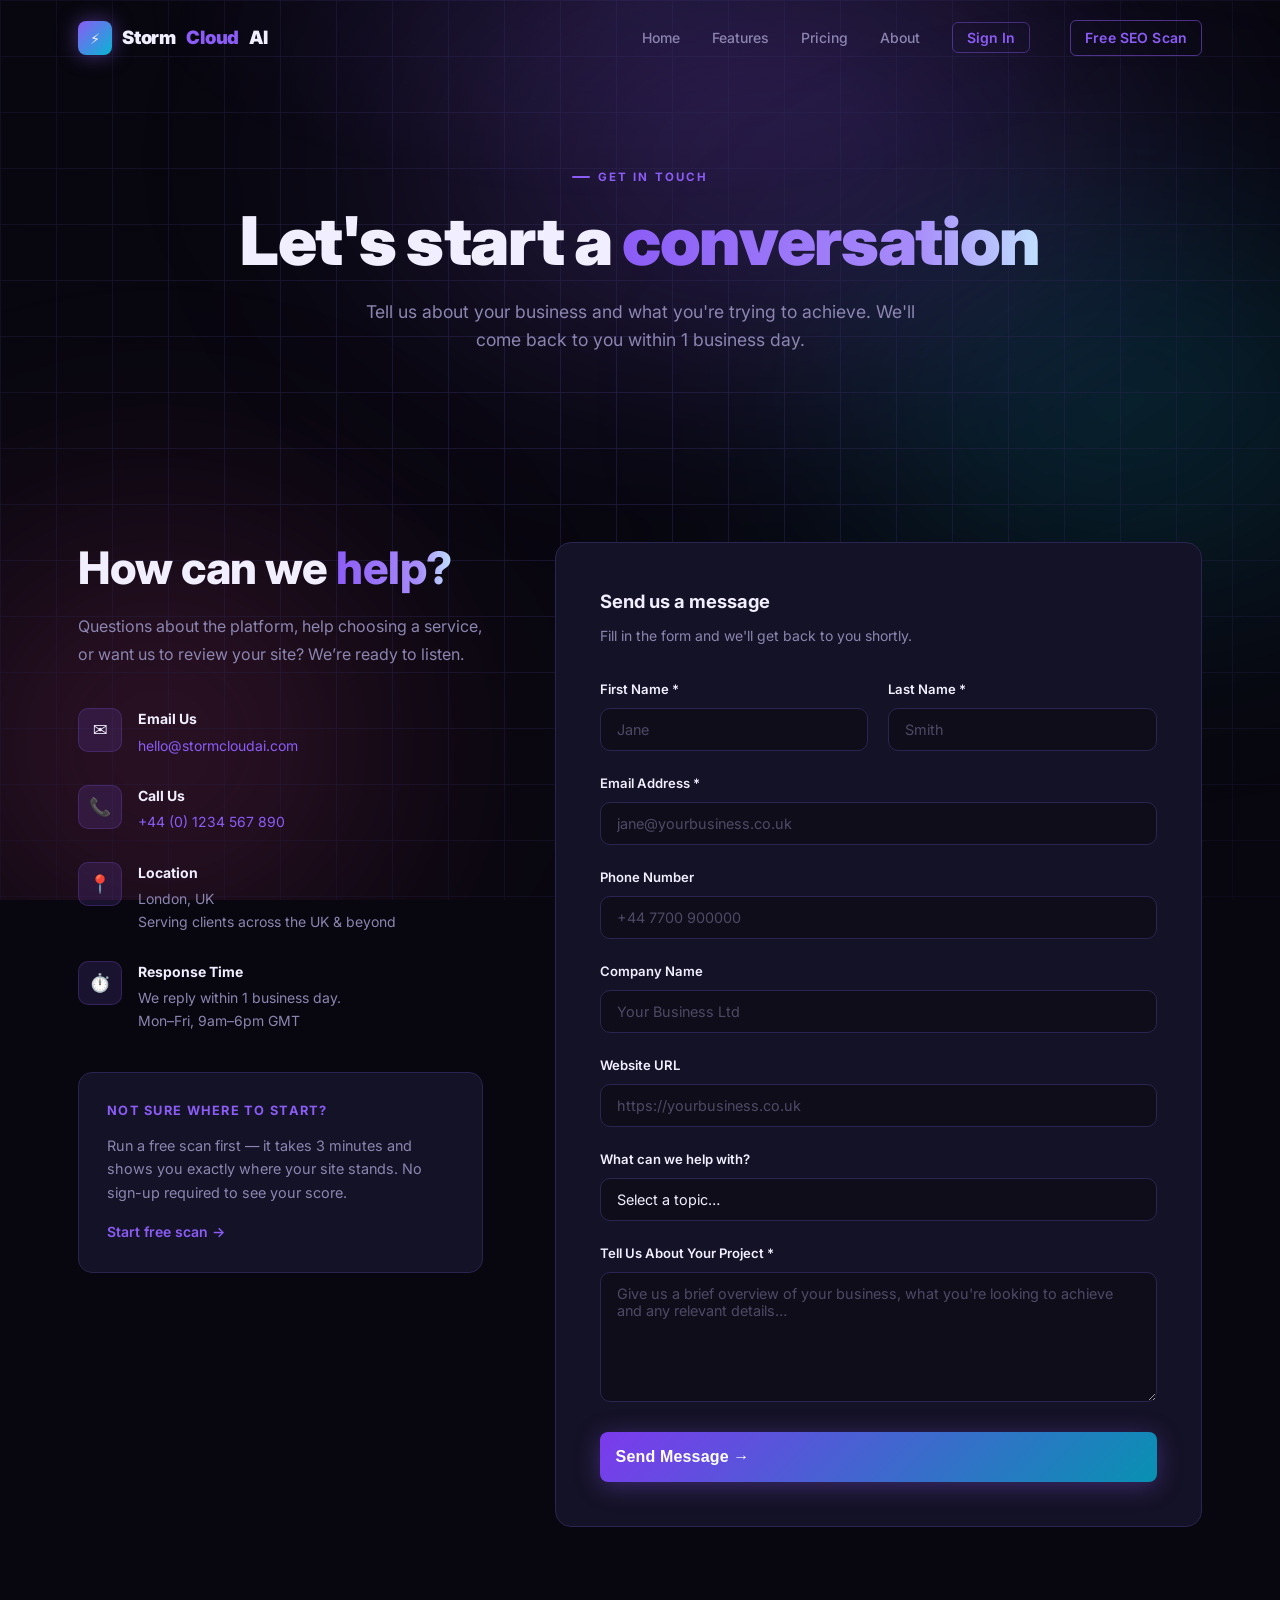
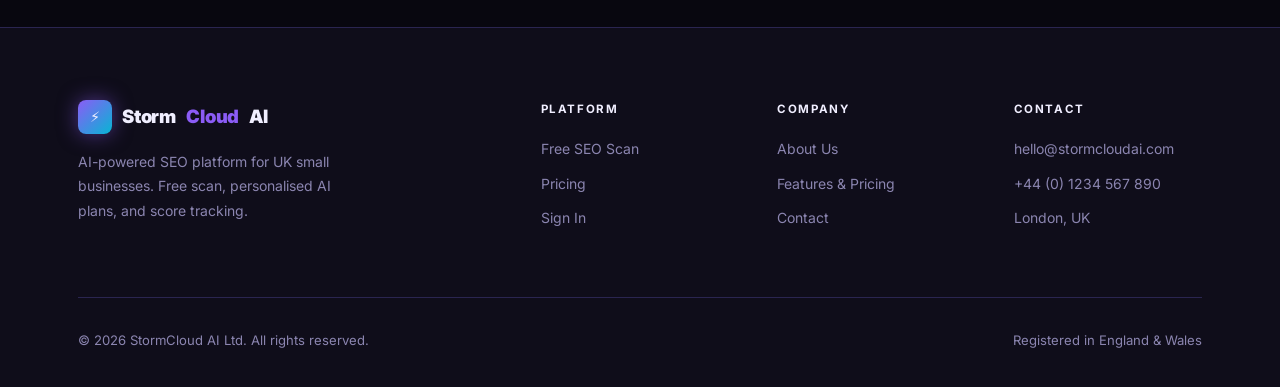
<file: contact.html>
<!DOCTYPE html>
<html lang="en-GB">
<head>
  <meta charset="UTF-8" />
  <meta name="viewport" content="width=device-width, initial-scale=1.0" />
  <meta name="description" content="Contact StormCloud AI. Questions about the SEO platform or your free scan? We reply within 1 business day." />
  <title>Contact — StormCloud AI</title>
  <link rel="icon" type="image/svg+xml" href="favicon.svg" />
  <link rel="stylesheet" href="css/style.css" />
  <link rel="preconnect" href="https://fonts.googleapis.com" />
  <link href="https://fonts.googleapis.com/css2?family=Inter:wght@400;500;600;700;800;900&display=swap" rel="stylesheet" />
</head>
<body>

<!-- ── Navigation ── -->
<nav class="nav">
  <div class="container nav-inner">
    <a href="index.html" class="logo">
      <div class="logo-icon">⚡</div>
      Storm<span>Cloud</span> AI
    </a>
    <ul class="nav-links">
      <li><a href="index.html">Home</a></li>
      <li><a href="services.html">Features</a></li>
      <li><a href="pricing.html">Pricing</a></li>
      <li><a href="about.html">About</a></li>
      <li><a href="http://localhost:3000/login" class="nav-signin">Sign In</a></li>
      <li><a href="http://localhost:3000/register" class="btn btn-primary nav-cta">Free SEO Scan</a></li>
    </ul>
    <button class="hamburger" aria-label="Open menu">
      <span></span><span></span><span></span>
    </button>
  </div>
</nav>
<span class="close-nav" aria-label="Close menu">✕</span>

<!-- ── Page Hero ── -->
<div class="page-hero">
  <div class="container">
    <span class="section-label">Get in Touch</span>
    <h1>Let's start a <span class="highlight">conversation</span></h1>
    <p>Tell us about your business and what you're trying to achieve. We'll come back to you within 1 business day.</p>
  </div>
</div>

<!-- ── Contact ── -->
<section>
  <div class="container">
    <div class="contact-grid">

      <!-- Info -->
      <div class="contact-info">
        <h2>How can we <span class="highlight">help?</span></h2>
        <p>Questions about the platform, help choosing a service, or want us to review your site? We’re ready to listen.</p>

        <div class="contact-detail">
          <div class="cd-icon">✉️</div>
          <div>
            <h4>Email Us</h4>
            <p><a href="mailto:hello@stormcloudai.com" style="color:var(--blue);">hello@stormcloudai.com</a></p>
          </div>
        </div>

        <div class="contact-detail">
          <div class="cd-icon">📞</div>
          <div>
            <h4>Call Us</h4>
            <p><a href="tel:+441234567890" style="color:var(--blue);">+44 (0) 1234 567 890</a></p>
          </div>
        </div>

        <div class="contact-detail">
          <div class="cd-icon">📍</div>
          <div>
            <h4>Location</h4>
            <p>London, UK<br/>Serving clients across the UK &amp; beyond</p>
          </div>
        </div>

        <div class="contact-detail">
          <div class="cd-icon">⏱️</div>
          <div>
            <h4>Response Time</h4>
            <p>We reply within 1 business day.<br/>Mon–Fri, 9am–6pm GMT</p>
          </div>
        </div>

        <div style="margin-top:40px; padding:28px; background:var(--navy-card); border:1px solid var(--navy-border); border-radius:14px;">
          <div style="font-size:0.8rem; font-weight:700; letter-spacing:0.1em; text-transform:uppercase; color:var(--blue); margin-bottom:12px;">Not sure where to start?</div>
          <p style="font-size:0.9rem; line-height:1.65;">Run a free scan first — it takes 3 minutes and shows you exactly where your site stands. No sign-up required to see your score.</p>
          <a href="http://localhost:3000/register" style="display:inline-block; margin-top:16px; font-size:0.875rem; font-weight:600; color:var(--blue);">Start free scan &rarr;</a>
        </div>
      </div>

      <!-- Form -->
      <div class="form-card">
        <h3 style="color:var(--white); margin-bottom:8px;">Send us a message</h3>
        <p style="font-size:0.875rem; margin-bottom:32px;">Fill in the form and we'll get back to you shortly.</p>

        <form class="contact-form" novalidate>
          <div class="form-row">
            <div class="form-group">
              <label for="first-name">First Name *</label>
              <input type="text" id="first-name" name="first-name" placeholder="Jane" required />
            </div>
            <div class="form-group">
              <label for="last-name">Last Name *</label>
              <input type="text" id="last-name" name="last-name" placeholder="Smith" required />
            </div>
          </div>

          <div class="form-group">
            <label for="email">Email Address *</label>
            <input type="email" id="email" name="email" placeholder="jane@yourbusiness.co.uk" required />
          </div>

          <div class="form-group">
            <label for="phone">Phone Number</label>
            <input type="tel" id="phone" name="phone" placeholder="+44 7700 900000" />
          </div>

          <div class="form-group">
            <label for="company">Company Name</label>
            <input type="text" id="company" name="company" placeholder="Your Business Ltd" />
          </div>

          <div class="form-group">
            <label for="website">Website URL</label>
            <input type="url" id="website" name="website" placeholder="https://yourbusiness.co.uk" />
          </div>

          <div class="form-group">
            <label for="service">What can we help with?</label>
            <select id="service" name="service">
              <option value="" disabled selected>Select a topic…</option>
              <option>Free Plan — question about the free scan</option>
              <option>Starter Plan — £49/mo</option>
              <option>Agency Plan — £149/mo</option>
              <option>Something went wrong with my scan</option>
              <option>General enquiry</option>
            </select>
          </div>

          <div class="form-group">
            <label for="message">Tell Us About Your Project *</label>
            <textarea id="message" name="message" placeholder="Give us a brief overview of your business, what you're looking to achieve and any relevant details…" required></textarea>
          </div>

          <button type="submit" class="btn btn-primary form-submit">Send Message &rarr;</button>
        </form>
      </div>

    </div>
  </div>
</section>

<!-- ── Footer ── -->
<footer class="footer">
  <div class="container">
    <div class="footer-grid">
      <div class="footer-brand">
        <a href="index.html" class="logo">
          <div class="logo-icon">⚡</div>
          Storm<span>Cloud</span> AI
        </a>
        <p>AI-powered SEO platform for UK small businesses. Free scan, personalised AI plans, and score tracking.</p>
      </div>
      <div class="footer-col">
        <h4>Platform</h4>
        <a href="http://localhost:3000/register">Free SEO Scan</a>
        <a href="index.html#pricing">Pricing</a>
        <a href="http://localhost:3000/login">Sign In</a>
      </div>
      <div class="footer-col">
        <h4>Company</h4>
        <a href="about.html">About Us</a>
        <a href="services.html">Features &amp; Pricing</a>
        <a href="contact.html">Contact</a>
      </div>
      <div class="footer-col">
        <h4>Contact</h4>
        <a href="mailto:hello@stormcloudai.com">hello@stormcloudai.com</a>
        <a href="tel:+441234567890">+44 (0) 1234 567 890</a>
        <a href="#">London, UK</a>
      </div>
    </div>
    <div class="footer-bottom">
      <span>&copy; 2026 StormCloud AI Ltd. All rights reserved.</span>
      <span>Registered in England &amp; Wales</span>
    </div>
  </div>
</footer>

<script src="js/main.js"></script>
</body>
</html>
</file>
<file: css/style.css>
/* =============================================
   StormCloud AI — Global Styles
   Brand: Dark navy + Electric blue #4D9EFF
   ============================================= */

:root {
  --navy:        #08070F;
  --navy-mid:    #0F0D1A;
  --navy-card:   #141226;
  --navy-border: #2A2550;
  --blue:        #8B5CF6;
  --blue-dim:    #6D28D9;
  --blue-glow:   rgba(139, 92, 246, 0.14);
  --blue-bright: #A78BFA;
  --cyan:        #06B6D4;
  --pink:        #EC4899;
  --green:       #22D4A0;
  --white:       #F0EEFF;
  --grey:        #8B85B0;
  --grey-light:  #BAB5D8;
  --gradient:    linear-gradient(135deg, #8B5CF6 0%, #06B6D4 100%);
  --gradient-btn: linear-gradient(135deg, #7C3AED 0%, #0891B2 100%);
  --font:        'Inter', 'Segoe UI', system-ui, sans-serif;
  --radius:      10px;
  --transition:  0.25s ease;
}

/* Reset */
*, *::before, *::after { box-sizing: border-box; margin: 0; padding: 0; }
html { scroll-behavior: smooth; font-size: 16px; }
body {
  font-family: var(--font);
  background: var(--navy);
  color: var(--white);
  line-height: 1.6;
  -webkit-font-smoothing: antialiased;
  overflow-x: hidden;
}
img { max-width: 100%; display: block; }
a { color: inherit; text-decoration: none; }
ul { list-style: none; }

/* ── Typography ── */
h1 { font-size: clamp(2.4rem, 5.5vw, 4.2rem); font-weight: 900; line-height: 1.1; letter-spacing: -0.02em; }
h2 { font-size: clamp(1.8rem, 3.5vw, 2.8rem); font-weight: 800; line-height: 1.2; letter-spacing: -0.01em; }
h3 { font-size: 1.15rem; font-weight: 700; }
p  { color: var(--grey); }
.highlight {
  background: linear-gradient(90deg, #8B5CF6 0%, #06B6D4 40%, #A78BFA 70%, #8B5CF6 100%);
  background-size: 200% auto;
  -webkit-background-clip: text;
  -webkit-text-fill-color: transparent;
  background-clip: text;
  animation: highlightFlow 5s linear infinite;
}
@keyframes highlightFlow {
  0%   { background-position: 0%   center; }
  100% { background-position: 200% center; }
}
.highlight-green { color: var(--green); }

/* ── Layout ── */
.container { max-width: 1180px; margin: 0 auto; padding: 0 28px; }
section { padding: 100px 0; }
.section-label {
  display: inline-flex;
  align-items: center;
  gap: 8px;
  font-size: 0.72rem;
  font-weight: 700;
  letter-spacing: 0.18em;
  text-transform: uppercase;
  color: var(--blue);
  margin-bottom: 18px;
}
.section-label::before {
  content: '';
  display: block;
  width: 18px; height: 2px;
  background: var(--blue);
  border-radius: 2px;
}
.section-header { text-align: center; margin-bottom: 72px; }
.section-header p { max-width: 560px; margin: 18px auto 0; font-size: 1.1rem; line-height: 1.7; }

/* ── Buttons ── */
.btn {
  display: inline-flex;
  align-items: center;
  gap: 8px;
  padding: 14px 28px;
  border-radius: 8px;
  font-weight: 700;
  font-size: 0.9rem;
  cursor: pointer;
  border: none;
  transition: all var(--transition);
  letter-spacing: 0.01em;
}
.btn-primary {
  background: var(--gradient-btn);
  color: #fff;
  box-shadow: 0 4px 24px rgba(139,92,246,0.35);
}
.btn-primary:hover {
  background: linear-gradient(135deg, #6D28D9 0%, #0E7490 100%);
  transform: translateY(-2px);
  box-shadow: 0 8px 32px rgba(139,92,246,0.5);
}
.btn-outline {
  background: transparent;
  color: var(--white);
  border: 1.5px solid var(--navy-border);
}
.btn-outline:hover {
  border-color: var(--blue);
  color: var(--blue);
  transform: translateY(-2px);
}
.btn-ghost {
  background: transparent;
  color: var(--blue);
  padding-left: 0;
}
.btn-ghost:hover { gap: 12px; }

/* ── Navigation ── */
.nav {
  position: fixed;
  top: 0; left: 0; right: 0;
  z-index: 100;
  padding: 20px 0;
  transition: all var(--transition);
}
.nav.scrolled {
  padding: 14px 0;
  background: rgba(8, 7, 15, 0.92);
  backdrop-filter: blur(16px);
  -webkit-backdrop-filter: blur(16px);
  border-bottom: 1px solid var(--navy-border);
}
.nav-inner { display: flex; align-items: center; justify-content: space-between; }
.logo {
  display: flex;
  align-items: center;
  gap: 10px;
  font-weight: 900;
  font-size: 1.15rem;
  color: var(--white);
  letter-spacing: -0.01em;
}
.logo-icon {
  width: 34px; height: 34px;
  background: var(--gradient);
  border-radius: 8px;
  display: flex; align-items: center; justify-content: center;
  font-size: 0.9rem;
  box-shadow: 0 0 20px rgba(139,92,246,0.5);
}
.logo span { color: var(--blue); }
.nav-links { display: flex; gap: 32px; align-items: center; }
.nav-links a {
  font-size: 0.875rem;
  font-weight: 500;
  color: var(--grey);
  transition: color var(--transition);
}
.nav-links a:hover, .nav-links a.active { color: var(--white); }
.nav-cta { margin-left: 8px; border: 1px solid rgba(139,92,246,0.5) !important; border-radius: 6px !important; padding: 6px 14px !important; background: transparent !important; color: var(--blue) !important; font-weight: 600 !important; box-shadow: none !important; transition: background 0.2s, border-color 0.2s !important; }
.nav-cta:hover { background: rgba(139,92,246,0.15) !important; border-color: var(--blue) !important; color: var(--white) !important; transform: none !important; }
.nav-signin { border: 1px solid rgba(139,92,246,0.4); border-radius: 6px; padding: 6px 14px !important; color: var(--blue) !important; font-weight: 600 !important; transition: background 0.2s, border-color 0.2s; }
.nav-signin:hover { background: rgba(139,92,246,0.12); border-color: var(--blue); color: var(--white) !important; }

.hamburger {
  display: none;
  flex-direction: column;
  gap: 5px;
  cursor: pointer;
  padding: 4px;
  background: none;
  border: none;
}
.hamburger span {
  display: block;
  width: 22px; height: 2px;
  background: var(--white);
  border-radius: 2px;
  transition: var(--transition);
}

/* ── Hero ── */
.hero {
  min-height: 100vh;
  display: flex;
  align-items: center;
  padding-top: 90px;
  position: relative;
  overflow: hidden;
}
.hero-bg {
  position: absolute; inset: 0;
  background:
    radial-gradient(ellipse 80% 60% at 65% 35%, rgba(139,92,246,0.10) 0%, transparent 65%),
    radial-gradient(ellipse 40% 50% at 10% 80%, rgba(236,72,153,0.06) 0%, transparent 60%);
  pointer-events: none;
}
.hero-grid {
  position: absolute; inset: 0;
  background-image:
    linear-gradient(rgba(42,37,80,0.7) 1px, transparent 1px),
    linear-gradient(90deg, rgba(42,37,80,0.7) 1px, transparent 1px);
  background-size: 56px 56px;
  pointer-events: none;
  mask-image: radial-gradient(ellipse 80% 80% at 50% 50%, black 30%, transparent 100%);
}
.hero-content { position: relative; max-width: 800px; }
.hero-badge {
  display: inline-flex;
  align-items: center;
  gap: 10px;
  padding: 7px 16px;
  border-radius: 100px;
  border: 1px solid var(--navy-border);
  background: rgba(15, 24, 41, 0.8);
  font-size: 0.78rem;
  font-weight: 600;
  color: var(--grey-light);
  margin-bottom: 32px;
  backdrop-filter: blur(8px);
}
.hero-badge .dot {
  width: 7px; height: 7px;
  border-radius: 50%;
  background: var(--green);
  box-shadow: 0 0 10px var(--green);
  animation: pulse 2.5s infinite;
}
@keyframes pulse {
  0%, 100% { opacity: 1; transform: scale(1); }
  50% { opacity: 0.5; transform: scale(0.8); }
}
.hero h1 { margin-bottom: 28px; }
.hero h1 em {
  font-style: normal;
  background: linear-gradient(135deg, #A78BFA 0%, #06B6D4 100%);
  -webkit-background-clip: text;
  -webkit-text-fill-color: transparent;
  background-clip: text;
}
.hero-sub {
  font-size: 1.2rem;
  max-width: 580px;
  margin-bottom: 44px;
  color: var(--grey-light);
  line-height: 1.75;
}
.hero-actions { display: flex; gap: 14px; flex-wrap: wrap; align-items: center; }
.hero-proof {
  display: flex;
  align-items: center;
  gap: 6px;
  font-size: 0.8rem;
  color: var(--grey);
  margin-top: 20px;
}
.hero-proof .stars { color: #FFC107; letter-spacing: 1px; }

/* ── Ticker / Marquee ── */
.ticker {
  padding: 20px 0;
  border-top: 1px solid var(--navy-border);
  border-bottom: 1px solid var(--navy-border);
  overflow: hidden;
  background: var(--navy-mid);
}
.ticker-track {
  display: flex;
  gap: 0;
  animation: ticker 28s linear infinite;
  width: max-content;
}
.ticker-track:hover { animation-play-state: paused; }
@keyframes ticker {
  0% { transform: translateX(0); }
  100% { transform: translateX(-50%); }
}
.ticker-item {
  display: flex;
  align-items: center;
  gap: 10px;
  padding: 0 40px;
  white-space: nowrap;
  font-size: 0.85rem;
  font-weight: 600;
  color: var(--grey-light);
}
.ticker-item .t-icon { font-size: 1rem; }
.ticker-item strong { color: var(--white); }
.ticker-sep {
  color: var(--navy-border);
  font-size: 1.2rem;
  align-self: center;
}

/* ── Results Strip ── */
.results-strip {
  padding: 80px 0;
  background: var(--navy-mid);
}
.results-grid {
  display: grid;
  grid-template-columns: repeat(4, 1fr);
  gap: 2px;
}
.result-item {
  padding: 40px 32px;
  text-align: center;
  background: var(--navy-card);
  position: relative;
}
.result-item:not(:last-child)::after {
  content: '';
  position: absolute;
  right: 0; top: 20%; height: 60%;
  width: 1px;
  background: var(--navy-border);
}
.result-num {
  font-size: clamp(2.4rem, 4vw, 3.2rem);
  font-weight: 900;
  color: var(--white);
  line-height: 1;
  letter-spacing: -0.03em;
}
.result-num span { color: var(--blue); }
.result-label { font-size: 0.875rem; color: var(--grey); margin-top: 8px; }

/* ── Service Cards ── */
.services-grid {
  display: grid;
  grid-template-columns: repeat(3, 1fr);
  gap: 2px;
}
.svc-card {
  background: var(--navy-card);
  padding: 40px 36px;
  position: relative;
  transition: all var(--transition);
  border: 1px solid transparent;
}
.svc-card::before {
  content: '';
  position: absolute;
  top: 0; left: 0; right: 0;
  height: 2px;
  background: linear-gradient(90deg, transparent, #8B5CF6, #06B6D4, transparent);
  opacity: 0;
  transition: opacity var(--transition);
}
.svc-card:hover { border-color: rgba(139,92,246,0.2); }
.svc-card:hover::before { opacity: 1; }
.svc-card:hover { transform: translateY(-4px); box-shadow: 0 20px 48px rgba(0,0,0,0.3); }
.svc-icon {
  font-size: 2rem;
  margin-bottom: 24px;
  display: block;
}
.svc-card h3 { color: var(--white); margin-bottom: 12px; font-size: 1.1rem; }
.svc-card p { font-size: 0.9rem; line-height: 1.7; margin-bottom: 24px; }
.svc-link {
  font-size: 0.85rem;
  font-weight: 700;
  color: var(--blue);
  display: inline-flex;
  align-items: center;
  gap: 6px;
  transition: gap var(--transition);
}
.svc-card:hover .svc-link { gap: 10px; }

/* ── Featured / Lead Service ── */
.svc-card.featured {
  background: linear-gradient(135deg, rgba(139,92,246,0.1) 0%, var(--navy-card) 60%);
  border: 1px solid rgba(139,92,246,0.25);
  grid-column: span 1;
}
.svc-card.featured::before { opacity: 1; }
.featured-tag {
  display: inline-block;
  padding: 3px 10px;
  background: rgba(139,92,246,0.15);
  border: 1px solid rgba(139,92,246,0.35);
  border-radius: 100px;
  font-size: 0.7rem;
  font-weight: 700;
  color: var(--blue);
  letter-spacing: 0.08em;
  text-transform: uppercase;
  margin-bottom: 20px;
}

/* ── Process ── */
.process-grid {
  display: grid;
  grid-template-columns: repeat(4, 1fr);
  gap: 0;
  position: relative;
}
.process-grid::before {
  content: '';
  position: absolute;
  top: 36px; left: 12.5%; right: 12.5%;
  height: 1px;
  background: linear-gradient(90deg, transparent, var(--navy-border), var(--navy-border), var(--navy-border), transparent);
}
.process-step { padding: 0 24px; text-align: center; }
.step-num {
  width: 72px; height: 72px;
  border-radius: 50%;
  background: var(--navy-card);
  border: 1px solid var(--navy-border);
  display: flex; align-items: center; justify-content: center;
  font-size: 1.2rem; font-weight: 900;
  color: var(--blue);
  margin: 0 auto 24px;
  position: relative;
  z-index: 1;
}
.process-step h4 { color: var(--white); font-size: 1rem; margin-bottom: 8px; }
.process-step p { font-size: 0.875rem; }

/* ── Testimonials ── */
.testimonials-grid {
  display: grid;
  grid-template-columns: repeat(3, 1fr);
  gap: 24px;
}
.testi-card {
  background: var(--navy-card);
  border: 1px solid var(--navy-border);
  border-radius: 14px;
  padding: 32px;
  transition: var(--transition);
}
.testi-card:hover { border-color: rgba(139,92,246,0.3); transform: translateY(-4px); }
.testi-stars { color: #FFC107; font-size: 0.9rem; margin-bottom: 16px; letter-spacing: 2px; }
.testi-quote { font-size: 0.95rem; color: var(--grey-light); line-height: 1.7; margin-bottom: 24px; font-style: italic; }
.testi-author { display: flex; align-items: center; gap: 12px; }
.testi-avatar {
  width: 40px; height: 40px;
  border-radius: 50%;
  background: linear-gradient(135deg, #6D28D9, #06B6D4);
  display: flex; align-items: center; justify-content: center;
  font-weight: 700; font-size: 0.85rem; color: #fff;
  flex-shrink: 0;
}
.testi-name { font-size: 0.875rem; font-weight: 700; color: var(--white); }
.testi-role { font-size: 0.78rem; color: var(--grey); }

/* ── Why Us ── */
.why-grid {
  display: grid;
  grid-template-columns: 1fr 1fr;
  gap: 24px;
}
.why-card {
  padding: 36px;
  border-radius: 12px;
  background: var(--navy-card);
  border: 1px solid var(--navy-border);
  display: flex;
  gap: 20px;
  align-items: flex-start;
  transition: var(--transition);
}
.why-card:hover { border-color: rgba(139,92,246,0.25); }
.why-icon {
  width: 48px; height: 48px;
  border-radius: 10px;
  background: var(--blue-glow);
  border: 1px solid rgba(139,92,246,0.2);
  display: flex; align-items: center; justify-content: center;
  font-size: 1.3rem;
  flex-shrink: 0;
}
.why-card h3 { color: var(--white); margin-bottom: 8px; }
.why-card p { font-size: 0.9rem; line-height: 1.65; }

/* ── CTA Banner ── */
.cta-section { padding: 0 0 100px; }
.cta-box {
  background: var(--navy-card);
  border: 1px solid var(--navy-border);
  border-radius: 20px;
  padding: 80px 60px;
  text-align: center;
  position: relative;
  overflow: hidden;
}
.cta-box::before {
  content: '';
  position: absolute;
  top: -100px; left: 50%;
  transform: translateX(-50%);
  width: 600px; height: 300px;
  border-radius: 50%;
  background: radial-gradient(circle, rgba(139,92,246,0.12) 0%, rgba(6,182,212,0.06) 50%, transparent 70%);
  pointer-events: none;
}
.cta-box::after {
  content: '';
  position: absolute;
  bottom: 0; left: 0; right: 0;
  height: 1px;
  background: linear-gradient(90deg, transparent, rgba(139,92,246,0.5), rgba(6,182,212,0.5), transparent);
}
.cta-box h2 { margin-bottom: 18px; }
.cta-box p { max-width: 500px; margin: 0 auto 40px; font-size: 1.05rem; }
.cta-actions { display: flex; gap: 14px; justify-content: center; flex-wrap: wrap; }
.cta-note { margin-top: 20px; font-size: 0.8rem; color: var(--grey); }

/* ── Footer ── */
.footer {
  border-top: 1px solid var(--navy-border);
  padding: 72px 0 36px;
  background: var(--navy-mid);
}
.footer-grid {
  display: grid;
  grid-template-columns: 2.2fr 1fr 1fr 1fr;
  gap: 48px;
  margin-bottom: 56px;
}
.footer-brand p { font-size: 0.875rem; margin-top: 16px; max-width: 260px; line-height: 1.75; }
.footer-col h4 {
  font-size: 0.72rem;
  font-weight: 700;
  letter-spacing: 0.14em;
  text-transform: uppercase;
  color: var(--white);
  margin-bottom: 20px;
}
.footer-col a {
  display: block;
  font-size: 0.875rem;
  color: var(--grey);
  margin-bottom: 12px;
  transition: color var(--transition);
}
.footer-col a:hover { color: var(--white); }
.footer-bottom {
  display: flex;
  align-items: center;
  justify-content: space-between;
  padding-top: 32px;
  border-top: 1px solid var(--navy-border);
  font-size: 0.82rem;
  color: var(--grey);
  flex-wrap: wrap;
  gap: 12px;
}

/* ── Page Hero (inner pages) ── */
.page-hero {
  padding: 160px 0 88px;
  text-align: center;
  position: relative;
  overflow: hidden;
}
.page-hero::before {
  content: '';
  position: absolute; inset: 0;
  background: radial-gradient(ellipse 60% 70% at 50% 0%, rgba(139,92,246,0.10) 0%, transparent 65%);
  pointer-events: none;
}
.page-hero h1 { margin-bottom: 20px; }
.page-hero p { font-size: 1.1rem; max-width: 560px; margin: 0 auto; }

/* ── Services Detail Page ── */
.svc-detail {
  display: grid;
  grid-template-columns: 1fr 1fr;
  gap: 72px;
  align-items: start;
  padding: 80px 0;
  border-bottom: 1px solid var(--navy-border);
}
.svc-detail:last-of-type { border-bottom: none; }

/* Swap columns for alternating rows using grid order */
.svc-detail.reverse .svc-left  { order: 2; }
.svc-detail.reverse .svc-right { order: 1; }

/* ── Left text panel ── */
.svc-left { display: flex; flex-direction: column; gap: 0; }

.svc-type-label {
  display: inline-flex;
  align-items: center;
  gap: 8px;
  font-size: 0.7rem;
  font-weight: 700;
  letter-spacing: 0.14em;
  text-transform: uppercase;
  color: var(--blue);
  background: rgba(139,92,246,0.10);
  border: 1px solid rgba(139,92,246,0.25);
  border-radius: 100px;
  padding: 5px 14px;
  margin-bottom: 20px;
  width: fit-content;
}

.svc-left h2 {
  font-size: clamp(1.6rem, 3vw, 2.4rem);
  font-weight: 800;
  color: var(--white);
  line-height: 1.15;
  letter-spacing: -0.02em;
  margin-bottom: 6px;
}

.svc-price-block {
  display: flex;
  align-items: baseline;
  gap: 8px;
  margin: 20px 0 24px;
  padding: 18px 0;
  border-top: 1px solid var(--navy-border);
  border-bottom: 1px solid var(--navy-border);
}

.svc-price-amount {
  font-size: clamp(1.8rem, 3vw, 2.4rem);
  font-weight: 900;
  background: linear-gradient(135deg, var(--blue-bright), var(--cyan));
  -webkit-background-clip: text;
  -webkit-text-fill-color: transparent;
  background-clip: text;
  line-height: 1;
  letter-spacing: -0.02em;
}

.svc-price-note {
  font-size: 0.875rem;
  color: var(--grey);
  font-weight: 500;
}

.svc-desc {
  display: flex;
  flex-direction: column;
  gap: 14px;
  margin-bottom: 32px;
}

.svc-desc p {
  font-size: 0.95rem;
  color: var(--grey-light);
  line-height: 1.75;
  margin: 0;
}

.svc-actions {
  display: flex;
  gap: 12px;
  flex-wrap: wrap;
}

/* ── Right feature list panel ── */
.svc-right {
  background: var(--navy-card);
  border: 1px solid var(--navy-border);
  border-radius: 16px;
  padding: 36px;
  position: sticky;
  top: 100px;
}

.svc-right h4 {
  font-size: 0.7rem;
  font-weight: 700;
  letter-spacing: 0.14em;
  text-transform: uppercase;
  color: var(--grey);
  margin-bottom: 24px;
  padding-bottom: 16px;
  border-bottom: 1px solid var(--navy-border);
}

.svc-feature-list {
  display: flex;
  flex-direction: column;
  gap: 0;
}

.svc-feature-item {
  display: flex;
  align-items: flex-start;
  gap: 14px;
  padding: 14px 0;
  border-bottom: 1px solid rgba(255,255,255,0.04);
}

.svc-feature-item:last-child { border-bottom: none; }

.svc-feature-icon {
  width: 34px; height: 34px;
  border-radius: 8px;
  background: rgba(139,92,246,0.10);
  border: 1px solid rgba(139,92,246,0.18);
  display: flex; align-items: center; justify-content: center;
  font-size: 0.9rem;
  flex-shrink: 0;
  margin-top: 1px;
}

.svc-feature-text strong {
  display: block;
  font-size: 0.875rem;
  font-weight: 700;
  color: var(--white);
  margin-bottom: 3px;
}

.svc-feature-text span {
  font-size: 0.8rem;
  color: var(--grey);
  line-height: 1.5;
}

/* Comparison table */
.compare-table {
  width: 100%;
  border-collapse: collapse;
  margin-top: 48px;
}
.compare-table th {
  text-align: left;
  padding: 16px 20px;
  font-size: 0.72rem;
  font-weight: 700;
  color: var(--grey);
  text-transform: uppercase;
  letter-spacing: 0.08em;
  background: var(--navy-mid);
  border-bottom: 1px solid var(--navy-border);
}
.compare-table th:not(:first-child) { text-align: center; }
.compare-table td {
  padding: 14px 20px;
  font-size: 0.875rem;
  color: var(--grey-light);
  border-bottom: 1px solid rgba(255,255,255,0.04);
}
.compare-table td:not(:first-child) { text-align: center; }
.compare-table tr:hover td { background: rgba(255,255,255,0.02); }
.compare-table .yes { color: var(--green); font-size: 1rem; }
.compare-table .no  { color: var(--grey); opacity: 0.3; font-size: 1rem; }
.compare-table .val { color: var(--white); font-weight: 600; font-size: 0.875rem; }
.compare-table .col-head { display: block; color: var(--white); font-weight: 700; font-size: 0.9rem; text-transform: none; letter-spacing: 0; }
.compare-table .col-price { display: block; color: var(--blue-bright); font-size: 0.78rem; font-weight: 500; margin-top: 3px; }

@media (max-width: 900px) {
  .svc-detail { grid-template-columns: 1fr; gap: 36px; }
  .svc-detail.reverse .svc-left  { order: 1; }
  .svc-detail.reverse .svc-right { order: 2; }
  .svc-right { position: static; }
  .compare-table { display: block; overflow-x: auto; }
}

/* ── About Page ── */
.about-grid { display: grid; grid-template-columns: 1fr 1fr; gap: 80px; align-items: center; }
.about-box {
  background: var(--navy-card);
  border: 1px solid var(--navy-border);
  border-radius: 20px;
  padding: 48px;
  text-align: center;
}
.about-box .big-icon { font-size: 4rem; margin-bottom: 16px; }
.about-box h3 { color: var(--white); font-size: 1.4rem; margin-bottom: 8px; }
.values-grid { display: grid; grid-template-columns: 1fr 1fr; gap: 20px; margin-top: 64px; }
.value-card {
  background: var(--navy-card);
  border: 1px solid var(--navy-border);
  border-radius: 12px;
  padding: 28px;
  transition: var(--transition);
}
.value-card:hover { border-color: rgba(139,92,246,0.22); }
.value-card .v-icon { font-size: 1.5rem; margin-bottom: 12px; }
.value-card h4 { color: var(--white); margin-bottom: 8px; }
.value-card p { font-size: 0.875rem; }

/* ── Contact Page ── */
.contact-grid { display: grid; grid-template-columns: 1fr 1.6fr; gap: 72px; align-items: start; }
.contact-info h2 { margin-bottom: 16px; }
.contact-info > p { margin-bottom: 40px; line-height: 1.75; }
.contact-detail { display: flex; align-items: flex-start; gap: 16px; margin-bottom: 28px; }
.contact-detail .cd-icon {
  width: 44px; height: 44px;
  border-radius: 10px;
  background: var(--blue-glow);
  border: 1px solid rgba(139,92,246,0.22);
  display: flex; align-items: center; justify-content: center;
  font-size: 1.1rem;
  flex-shrink: 0;
}
.contact-detail h4 { color: var(--white); font-size: 0.875rem; margin-bottom: 4px; }
.contact-detail p { font-size: 0.875rem; margin: 0; }
.form-card {
  background: var(--navy-card);
  border: 1px solid var(--navy-border);
  border-radius: 16px;
  padding: 44px;
}
.form-row { display: grid; grid-template-columns: 1fr 1fr; gap: 20px; }
.form-group { margin-bottom: 22px; }
.form-group label { display: block; font-size: 0.82rem; font-weight: 600; color: var(--white); margin-bottom: 8px; }
.form-group input,
.form-group select,
.form-group textarea {
  width: 100%;
  background: var(--navy-mid);
  border: 1px solid var(--navy-border);
  border-radius: var(--radius);
  padding: 12px 16px;
  color: var(--white);
  font-family: var(--font);
  font-size: 0.9rem;
  transition: border-color var(--transition), box-shadow var(--transition);
  outline: none;
  -webkit-appearance: none;
}
.form-group input:focus,
.form-group select:focus,
.form-group textarea:focus {
  border-color: var(--blue);
  box-shadow: 0 0 0 3px rgba(139,92,246,0.12);
}
.form-group select option { background: var(--navy-mid); }
.form-group textarea { resize: vertical; min-height: 130px; }
.form-group input::placeholder, .form-group textarea::placeholder { color: var(--grey); opacity: 0.5; }
.form-submit { width: 100%; padding: 16px; font-size: 1rem; border-radius: 8px; }

/* ── Toast ── */
.toast {
  position: fixed;
  bottom: 32px; right: 32px;
  background: var(--navy-card);
  border: 1px solid rgba(139,92,246,0.45);
  border-radius: 12px;
  padding: 16px 24px;
  color: var(--white);
  font-size: 0.875rem;
  box-shadow: 0 8px 32px rgba(0,0,0,0.5);
  transform: translateY(80px);
  opacity: 0;
  transition: all 0.35s ease;
  z-index: 999;
  max-width: 320px;
}
.toast.show { transform: translateY(0); opacity: 1; }

/* ── Global Aurora Background ── */
.aurora-bg {
  position: fixed;
  inset: 0;
  z-index: -1;
  pointer-events: none;
  overflow: hidden;
}
.aurora-orb {
  position: absolute;
  border-radius: 50%;
  filter: blur(100px);
  will-change: transform, opacity;
}
.aurora-orb-1 {
  width: 80vw;
  height: 65vh;
  top: -15%;
  left: 20%;
  background: radial-gradient(ellipse at center, rgba(139,92,246,0.32) 0%, transparent 70%);
  animation: orbDrift1 18s ease-in-out infinite alternate;
}
.aurora-orb-2 {
  width: 55vw;
  height: 75vh;
  bottom: -20%;
  left: -15%;
  background: radial-gradient(ellipse at center, rgba(236,72,153,0.22) 0%, transparent 70%);
  animation: orbDrift2 22s ease-in-out infinite alternate;
}
.aurora-orb-3 {
  width: 65vw;
  height: 60vh;
  top: 15%;
  right: -20%;
  background: radial-gradient(ellipse at center, rgba(6,182,212,0.22) 0%, transparent 70%);
  animation: orbDrift3 20s ease-in-out infinite alternate;
}
.aurora-grid {
  position: absolute;
  inset: 0;
  background-image:
    linear-gradient(rgba(42,37,80,0.60) 1px, transparent 1px),
    linear-gradient(90deg, rgba(42,37,80,0.60) 1px, transparent 1px);
  background-size: 56px 56px;
  mask-image: radial-gradient(ellipse 140% 140% at 50% 40%, black 0%, transparent 75%);
  animation: gridPulse 12s ease-in-out infinite alternate;
}

@keyframes orbDrift1 {
  0%   { transform: translate(0,   0)    scale(1);    opacity: 0.75; }
  25%  { transform: translate(-7%, 12%)  scale(1.10); opacity: 1;    }
  50%  { transform: translate(10%, -5%)  scale(0.95); opacity: 0.85; }
  75%  { transform: translate(-4%, 8%)   scale(1.08); opacity: 0.92; }
  100% { transform: translate(6%,  -10%) scale(1.04); opacity: 0.80; }
}
@keyframes orbDrift2 {
  0%   { transform: translate(0,    0)    scale(1);    opacity: 0.65; }
  25%  { transform: translate(14%, -16%) scale(1.15);  opacity: 1;    }
  50%  { transform: translate(-8%,  10%) scale(0.90);  opacity: 0.78; }
  75%  { transform: translate(12%, -8%)  scale(1.10);  opacity: 0.90; }
  100% { transform: translate(-5%,  15%) scale(1.05);  opacity: 0.72; }
}
@keyframes orbDrift3 {
  0%   { transform: translate(0,    0)    scale(1);    opacity: 0.60; }
  25%  { transform: translate(-12%, 10%) scale(1.12);  opacity: 0.95; }
  50%  { transform: translate(8%,  -14%) scale(1.18);  opacity: 1;    }
  75%  { transform: translate(-8%,  16%) scale(0.94);  opacity: 0.82; }
  100% { transform: translate(14%, -5%)  scale(1.06);  opacity: 0.70; }
}
@keyframes gridPulse {
  0%   { opacity: 0.40; }
  100% { opacity: 0.80; }
}

/* ── Animations ── */
.fade-up {
  opacity: 0;
  transform: translateY(24px);
  transition: opacity 0.6s ease, transform 0.6s ease;
}
.fade-up.visible { opacity: 1; transform: translateY(0); }

/* ── Responsive ── */
@media (max-width: 1024px) {
  .services-grid { grid-template-columns: repeat(2, 1fr); }
  .results-grid  { grid-template-columns: repeat(2, 1fr); }
  .process-grid  { grid-template-columns: repeat(2, 1fr); gap: 40px; }
  .process-grid::before { display: none; }
  .footer-grid   { grid-template-columns: 1fr 1fr; }
}
@media (max-width: 900px) {
  .about-grid    { grid-template-columns: 1fr; gap: 48px; }
  .contact-grid  { grid-template-columns: 1fr; gap: 48px; }
  .why-grid      { grid-template-columns: 1fr; }
  .testimonials-grid { grid-template-columns: 1fr; }
}
@media (max-width: 700px) {
  section { padding: 72px 0; }
  .nav-links { display: none; }
  .hamburger { display: flex; }
  .services-grid { grid-template-columns: 1fr; }
  .results-grid  { grid-template-columns: 1fr 1fr; }
  .form-row      { grid-template-columns: 1fr; }
  .values-grid   { grid-template-columns: 1fr; }
  .footer-grid   { grid-template-columns: 1fr; gap: 32px; }
  .cta-box       { padding: 48px 28px; }
  .hero-sub      { font-size: 1.05rem; }
}

/* Mobile nav */
.nav-links.open {
  display: flex;
  flex-direction: column;
  position: fixed;
  top: 0; left: 0; right: 0; bottom: 0;
  background: var(--navy);
  justify-content: center;
  align-items: center;
  gap: 44px;
  z-index: 99;
}
.nav-links.open a { font-size: 1.4rem; color: var(--white); }
.close-nav {
  position: fixed;
  top: 22px; right: 24px;
  z-index: 100;
  font-size: 1.4rem;
  cursor: pointer;
  color: var(--grey);
  display: none;
}
.close-nav.show { display: block; }

/* ══════════════════════════════════════════
   VISUAL / PHOTO SECTIONS
   ══════════════════════════════════════════ */

/* ── Hero split layout ── */
.hero-inner {
  display: grid;
  grid-template-columns: 1fr 1fr;
  gap: 64px;
  align-items: center;
  min-height: calc(100vh - 90px);
  padding: 40px 0;
}
.hero-visual-panel {
  position: relative;
  height: 580px;
  border-radius: 20px;
  overflow: hidden;
  border: 1px solid var(--navy-border);
}

/* Photo slot — swap var(--hero-photo) for a real image URL */
.hero-visual-panel .photo-layer {
  position: absolute; inset: 0;
  background:
    var(--hero-photo, none),
    linear-gradient(160deg, #0d0820 0%, #080714 100%);
  background-size: cover;
  background-position: center top;
  filter: brightness(0.55) saturate(1.1);
}
.hero-visual-panel .photo-overlay {
  position: absolute; inset: 0;
  background: linear-gradient(
    to bottom,
    transparent 30%,
    rgba(7, 12, 24, 0.5) 70%,
    rgba(7, 12, 24, 0.95) 100%
  );
}
/* Scan-line techy effect */
.hero-visual-panel .scan-lines {
  position: absolute; inset: 0;
  background: repeating-linear-gradient(
    0deg,
    transparent,
    transparent 3px,
    rgba(139,92,246,0.04) 3px,
    rgba(139,92,246,0.04) 4px
  );
  pointer-events: none;
}
/* Corner accents */
.hero-visual-panel::before,
.hero-visual-panel::after {
  content: '';
  position: absolute;
  width: 24px; height: 24px;
  z-index: 2;
}
.hero-visual-panel::before {
  top: 14px; left: 14px;
  border-top: 2px solid var(--blue);
  border-left: 2px solid var(--blue);
  border-radius: 3px 0 0 0;
}
.hero-visual-panel::after {
  bottom: 14px; right: 14px;
  border-bottom: 2px solid var(--blue);
  border-right: 2px solid var(--blue);
  border-radius: 0 0 3px 0;
}

/* Floating stat chips on photo */
.photo-chip {
  position: absolute;
  z-index: 3;
  background: rgba(7, 12, 24, 0.85);
  backdrop-filter: blur(12px);
  border: 1px solid rgba(139,92,246,0.28);
  border-radius: 12px;
  padding: 14px 18px;
  display: flex;
  align-items: center;
  gap: 12px;
}
/* chip positions use .chip-tr/.chip-bl/.chip-br (see jazz-up additions at end of file) */
.chip-icon {
  width: 36px; height: 36px;
  border-radius: 8px;
  background: var(--blue-glow);
  border: 1px solid rgba(139,92,246,0.22);
  display: flex; align-items: center; justify-content: center;
  font-size: 1rem;
  flex-shrink: 0;
}
.chip-val {
  font-size: 1rem;
  font-weight: 800;
  color: var(--white);
  line-height: 1;
}
.chip-lbl { font-size: 0.72rem; color: var(--grey); margin-top: 3px; }

/* Live pulse dot on chip */
.chip-live {
  display: flex;
  align-items: center;
  gap: 6px;
  font-size: 0.7rem;
  font-weight: 700;
  color: var(--green);
  text-transform: uppercase;
  letter-spacing: 0.08em;
}
.chip-live .pulse {
  width: 7px; height: 7px;
  border-radius: 50%;
  background: var(--green);
  box-shadow: 0 0 8px var(--green);
  animation: pulse 2s infinite;
}

/* ── Full-bleed photo banner ── */
.photo-banner {
  width: 100%;
  height: 480px;
  position: relative;
  overflow: hidden;
}
.photo-banner .photo-layer {
  position: absolute; inset: 0;
  background:
    var(--banner-photo, none),
    linear-gradient(120deg, #071628 0%, #040c1c 100%);
  background-size: cover;
  background-position: center;
  filter: brightness(0.45) saturate(1.2);
}
.photo-banner .photo-overlay {
  position: absolute; inset: 0;
  background: linear-gradient(
    90deg,
    rgba(7,12,24,0.85) 0%,
    rgba(7,12,24,0.4) 50%,
    rgba(7,12,24,0.75) 100%
  );
}
.photo-banner-content {
  position: relative;
  z-index: 2;
  height: 100%;
  display: flex;
  align-items: center;
}
.photo-banner-content .container {
  display: grid;
  grid-template-columns: 1fr 1fr;
  gap: 80px;
  align-items: center;
  width: 100%;
}
.photo-banner h2 { margin-bottom: 16px; }
.photo-banner p { font-size: 1rem; line-height: 1.75; margin-bottom: 28px; }
.banner-stats {
  display: flex;
  flex-direction: column;
  gap: 20px;
}
.banner-stat-row {
  display: flex;
  align-items: center;
  gap: 16px;
  padding: 16px 20px;
  background: rgba(7,12,24,0.7);
  backdrop-filter: blur(8px);
  border: 1px solid rgba(139,92,246,0.18);
  border-radius: 12px;
}
.banner-stat-row .bs-icon {
  font-size: 1.4rem;
  flex-shrink: 0;
}
.banner-stat-row .bs-val {
  font-size: 1.3rem;
  font-weight: 900;
  color: var(--white);
  line-height: 1;
}
.banner-stat-row .bs-lbl {
  font-size: 0.8rem;
  color: var(--grey);
  margin-top: 3px;
}

/* ── Photo grid section ── */
.photo-grid {
  display: grid;
  grid-template-columns: 1.4fr 1fr;
  grid-template-rows: 280px 280px;
  gap: 16px;
}
.photo-grid-item {
  position: relative;
  border-radius: 14px;
  overflow: hidden;
  border: 1px solid var(--navy-border);
  background: var(--navy-card);
}
.photo-grid-item.tall { grid-row: span 2; }
.photo-grid-item .photo-layer {
  position: absolute; inset: 0;
  background-size: cover;
  background-position: center;
  filter: brightness(0.5) saturate(1.1);
  transition: transform 0.5s ease, filter 0.5s ease;
}
.photo-grid-item:hover .photo-layer {
  transform: scale(1.04);
  filter: brightness(0.65) saturate(1.2);
}
.photo-grid-item .photo-overlay {
  position: absolute; inset: 0;
  background: linear-gradient(to top, rgba(7,12,24,0.9) 0%, transparent 55%);
}
.photo-grid-label {
  position: absolute;
  bottom: 20px; left: 20px;
  z-index: 2;
}
.photo-grid-label span {
  display: inline-block;
  padding: 4px 12px;
  background: rgba(139,92,246,0.18);
  border: 1px solid rgba(139,92,246,0.35);
  border-radius: 100px;
  font-size: 0.72rem;
  font-weight: 700;
  color: var(--blue);
  letter-spacing: 0.08em;
  text-transform: uppercase;
  margin-bottom: 6px;
}
.photo-grid-label h4 { color: var(--white); font-size: 1rem; }

/* Datacenter circuit overlay on empty photo slots */
.photo-circuit {
  position: absolute; inset: 0;
  overflow: hidden;
}
.photo-circuit svg {
  width: 100%; height: 100%;
  opacity: 0.12;
}

/* ── Responsive visual sections ── */
@media (max-width: 1024px) {
  .hero-inner { grid-template-columns: 1fr; }
  .hero-visual-panel { height: 420px; }
  .photo-banner-content .container { grid-template-columns: 1fr; gap: 40px; }
  .photo-grid { grid-template-columns: 1fr 1fr; grid-template-rows: auto; }
  .photo-grid-item.tall { grid-row: auto; }
}
@media (max-width: 700px) {
  .hero-visual-panel { height: 320px; }
  .photo-banner { height: auto; padding: 60px 0; }
  .photo-grid { grid-template-columns: 1fr; }
}

/* ══════════════════════════════════════════
   JAZZ UP — Enhanced Visual Layer
   ══════════════════════════════════════════ */

/* ── Animated background orbs ── */
.hero-orbs { position: absolute; inset: 0; pointer-events: none; overflow: hidden; z-index: 0; }
.orb {
  position: absolute;
  border-radius: 50%;
  filter: blur(70px);
}
.orb-1 {
  width: 520px; height: 520px;
  background: radial-gradient(circle, rgba(139,92,246,0.16) 0%, transparent 70%);
  top: -160px; right: -100px;
  animation: orb-drift-a 20s ease-in-out infinite;
}
.orb-2 {
  width: 380px; height: 380px;
  background: radial-gradient(circle, rgba(34,212,160,0.08) 0%, transparent 70%);
  bottom: 60px; left: -90px;
  animation: orb-drift-b 26s ease-in-out infinite;
}
.orb-3 {
  width: 220px; height: 220px;
  background: radial-gradient(circle, rgba(106,180,255,0.1) 0%, transparent 70%);
  top: 42%; left: 28%;
  animation: orb-drift-c 16s ease-in-out infinite;
}
@keyframes orb-drift-a {
  0%,100% { transform: translate(0,0) scale(1); }
  33%     { transform: translate(30px,-18px) scale(1.06); }
  66%     { transform: translate(-22px,14px) scale(0.96); }
}
@keyframes orb-drift-b {
  0%,100% { transform: translate(0,0) scale(1); }
  40%     { transform: translate(20px,25px) scale(1.08); }
  70%     { transform: translate(-15px,-12px) scale(0.94); }
}
@keyframes orb-drift-c {
  0%,100% { transform: translate(0,0) scale(1); }
  50%     { transform: translate(18px,-22px) scale(1.12); }
}

/* ── SEO Dashboard (replaces hero photo panel) ── */
.seo-dash {
  position: absolute;
  inset: 0;
  display: flex;
  flex-direction: column;
  padding: 18px;
  gap: 10px;
  z-index: 4;
  background: linear-gradient(155deg, rgba(10,16,30,0.98) 0%, rgba(6,11,22,0.99) 100%);
}

/* URL bar */
.dash-urlbar {
  display: flex;
  align-items: center;
  justify-content: space-between;
  padding: 9px 12px;
  background: rgba(24,37,64,0.75);
  border: 1px solid rgba(24,37,64,1);
  border-radius: 7px;
  flex-shrink: 0;
}
.dash-url {
  display: flex;
  align-items: center;
  gap: 8px;
  font-size: 0.75rem;
  font-weight: 600;
  color: var(--grey-light);
  font-family: 'JetBrains Mono','Courier New',monospace;
}
.dash-urlpip {
  width: 8px; height: 8px;
  border-radius: 50%;
  background: var(--green);
  box-shadow: 0 0 10px var(--green);
  animation: pulse 2s infinite;
  flex-shrink: 0;
}
.dash-scanstatus {
  display: flex;
  align-items: center;
  gap: 5px;
  font-size: 0.68rem;
  font-weight: 700;
  color: var(--blue);
  text-transform: uppercase;
  letter-spacing: 0.1em;
}
.dash-spin { display: inline-block; animation: spin 1s linear infinite; }
@keyframes spin { to { transform: rotate(360deg); } }

/* Score + issues */
.dash-mid {
  display: flex;
  gap: 14px;
  align-items: center;
  flex-shrink: 0;
  padding: 4px 0;
}
.gauge-wrap {
  position: relative;
  width: 96px; height: 96px;
  flex-shrink: 0;
}
.gauge-svg {
  width: 96px; height: 96px;
  transform: rotate(-90deg);
}
.gauge-bg {
  fill: none;
  stroke: rgba(255,255,255,0.07);
  stroke-width: 7;
}
.gauge-fill {
  fill: none;
  stroke: url(#gaugeGrad);
  stroke-width: 7;
  stroke-linecap: round;
  stroke-dasharray: 251;
  stroke-dashoffset: 251;
  filter: drop-shadow(0 0 6px rgba(139,92,246,0.55));
}
.gauge-fill.run { animation: gauge-in 2.2s ease forwards 0.6s; }
@keyframes gauge-in { to { stroke-dashoffset: 65; } }
.gauge-center {
  position: absolute;
  inset: 0;
  display: flex;
  flex-direction: column;
  align-items: center;
  justify-content: center;
}
.gauge-num {
  font-size: 1.6rem;
  font-weight: 900;
  color: var(--white);
  line-height: 1;
}
.gauge-lbl {
  font-size: 0.56rem;
  color: var(--grey);
  text-transform: uppercase;
  letter-spacing: 0.12em;
  margin-top: 2px;
}

/* Issue pills */
.dash-issues {
  flex: 1;
  display: flex;
  flex-direction: column;
  gap: 7px;
}
.dash-iss {
  display: flex;
  align-items: center;
  gap: 8px;
  font-size: 0.76rem;
  color: var(--grey-light);
  padding: 6px 9px;
  background: rgba(7,12,24,0.5);
  border-radius: 6px;
  border: 1px solid rgba(24,37,64,0.6);
}
.iss-dot {
  width: 7px; height: 7px;
  border-radius: 50%;
  flex-shrink: 0;
}
.dash-iss.crit .iss-dot { background: #ef4444; box-shadow: 0 0 6px rgba(239,68,68,0.5); }
.dash-iss.warn .iss-dot { background: #f59e0b; box-shadow: 0 0 6px rgba(245,158,11,0.5); }
.dash-iss.opp  .iss-dot { background: var(--green); box-shadow: 0 0 6px rgba(34,212,160,0.4); }
.iss-count { margin-left: auto; font-weight: 800; color: var(--white); font-size: 0.82rem; }

/* Live checks */
.dash-checks {
  padding: 10px 12px;
  background: rgba(7,12,24,0.65);
  border: 1px solid rgba(24,37,64,0.8);
  border-radius: 8px;
  display: flex;
  flex-direction: column;
  gap: 5px;
  flex-shrink: 0;
}
.chk {
  display: flex;
  align-items: center;
  gap: 7px;
  font-size: 0.7rem;
  font-family: 'JetBrains Mono','Courier New',monospace;
  white-space: nowrap;
  overflow: hidden;
  text-overflow: ellipsis;
  transition: color 0.4s;
}
.chk.done    { color: var(--green); }
.chk.active  { color: var(--blue); }
.chk.pending { color: rgba(122,141,175,0.3); }
.chk-i { flex-shrink: 0; width: 13px; text-align: center; }

/* Ranking chart */
.dash-rank {
  padding: 10px 12px;
  background: rgba(7,12,24,0.65);
  border: 1px solid rgba(24,37,64,0.8);
  border-radius: 8px;
  flex: 1;
  display: flex;
  flex-direction: column;
}
.rank-head {
  display: flex;
  align-items: center;
  justify-content: space-between;
  margin-bottom: 8px;
}
.rank-kw { font-size: 0.65rem; color: var(--grey); font-family: 'JetBrains Mono','Courier New',monospace; }
.rank-pill {
  background: rgba(34,212,160,0.12);
  color: var(--green);
  border: 1px solid rgba(34,212,160,0.2);
  padding: 2px 7px;
  border-radius: 100px;
  font-size: 0.62rem;
  font-weight: 700;
}
.rank-chart-bars {
  display: flex;
  align-items: flex-end;
  gap: 3px;
  flex: 1;
  min-height: 36px;
}
.rbar {
  flex: 1;
  border-radius: 2px 2px 0 0;
  background: linear-gradient(to top, var(--blue-dim), rgba(139,92,246,0.75));
  animation: rbar-in 0.5s ease forwards;
  transform-origin: bottom;
  transform: scaleY(0);
}
.rbar.peak {
  background: linear-gradient(to top, #0d8a55, var(--green));
  box-shadow: 0 0 10px rgba(34,212,160,0.4);
}
@keyframes rbar-in { to { transform: scaleY(1); } }

/* Chip position classes */
.photo-chip.chip-tr { top: 22px; right: 22px; }
.photo-chip.chip-bl { bottom: 72px; left: 22px; }
.photo-chip.chip-br { bottom: 22px; right: 22px; }
/* Override old nth-child rules */
.photo-chip:nth-child(1),
.photo-chip:nth-child(2),
.photo-chip:nth-child(3) { top: auto; right: auto; bottom: auto; left: auto; }
/* Chips above dashboard */
.hero-visual-panel .photo-chip { z-index: 6; }

/* ── Stat panels (replacing photo-grid items) ── */
.stat-panel {
  border-radius: 14px;
  overflow: hidden;
  border: 1px solid var(--navy-border);
  background: var(--navy-card);
  padding: 22px;
  display: flex;
  flex-direction: column;
  transition: border-color 0.3s, box-shadow 0.3s, transform 0.3s;
  position: relative;
}
.stat-panel::before {
  content: '';
  position: absolute;
  top: 0; left: 0; right: 0;
  height: 1px;
  background: linear-gradient(90deg, transparent, var(--blue), transparent);
  opacity: 0;
  transition: opacity 0.3s;
}
.stat-panel.tall { grid-row: span 2; }
.stat-panel:hover {
  border-color: rgba(139,92,246,0.28);
  box-shadow: 0 12px 40px rgba(0,0,0,0.3), 0 0 0 1px rgba(139,92,246,0.10);
  transform: translateY(-3px);
}
.stat-panel:hover::before { opacity: 1; }
.stat-tag {
  display: inline-flex;
  align-items: center;
  gap: 5px;
  padding: 3px 9px;
  background: rgba(139,92,246,0.12);
  border: 1px solid rgba(139,92,246,0.22);
  border-radius: 100px;
  font-size: 0.65rem;
  font-weight: 700;
  color: var(--blue);
  letter-spacing: 0.08em;
  text-transform: uppercase;
  margin-bottom: 14px;
  width: fit-content;
}
.stat-big {
  font-size: 2.4rem;
  font-weight: 900;
  color: var(--white);
  line-height: 1;
  letter-spacing: -0.02em;
}
.stat-sub { font-size: 0.78rem; color: var(--grey); margin-top: 5px; line-height: 1.4; }
.stat-delta {
  display: inline-flex;
  align-items: center;
  gap: 4px;
  font-size: 0.72rem;
  font-weight: 700;
  color: var(--green);
  background: rgba(34,212,160,0.1);
  border: 1px solid rgba(34,212,160,0.15);
  padding: 3px 9px;
  border-radius: 100px;
  margin-top: 10px;
  width: fit-content;
}
.stat-bars-wrap {
  flex: 1;
  display: flex;
  align-items: flex-end;
  margin-top: 18px;
  gap: 4px;
  min-height: 70px;
}
.sbar {
  flex: 1;
  border-radius: 3px 3px 0 0;
  background: linear-gradient(to top, var(--blue-dim), rgba(139,92,246,0.60));
  animation: sbar-in 0.7s ease forwards;
  transform-origin: bottom;
  transform: scaleY(0);
}
.sbar.g {
  background: linear-gradient(to top, #0d8a55, var(--green));
  box-shadow: 0 0 10px rgba(34,212,160,0.3);
}
@keyframes sbar-in { to { transform: scaleY(1); } }

/* Sparkline */
.sparkline-svg { width: 100%; margin-top: 16px; flex: 1; }

/* ── Banner enhanced bg (no photo needed) ── */
.banner-bg-grad {
  position: absolute;
  inset: 0;
  background:
    radial-gradient(ellipse 55% 100% at 15% 50%, rgba(139,92,246,0.18) 0%, rgba(6,182,212,0.08) 70%, transparent 90%),
    radial-gradient(ellipse 45% 80% at 85% 50%, rgba(34,212,160,0.07) 0%, transparent 55%),
    linear-gradient(120deg, #050c1a 0%, #020709 100%);
}
.banner-grid-lines {
  position: absolute; inset: 0;
  background-image:
    linear-gradient(rgba(24,37,64,0.4) 1px, transparent 1px),
    linear-gradient(90deg, rgba(24,37,64,0.4) 1px, transparent 1px);
  background-size: 44px 44px;
  mask-image: radial-gradient(ellipse 80% 100% at 50% 50%, black 20%, transparent 100%);
  -webkit-mask-image: radial-gradient(ellipse 80% 100% at 50% 50%, black 20%, transparent 100%);
}

/* ── Service card icon as icon-box ── */
.svc-icon {
  display: inline-flex !important;
  align-items: center;
  justify-content: center;
  width: 52px; height: 52px;
  border-radius: 12px;
  background: rgba(139,92,246,0.10);
  border: 1px solid rgba(139,92,246,0.16);
  margin-bottom: 20px;
  transition: transform 0.3s, box-shadow 0.3s, background 0.3s;
}
.svc-card:hover .svc-icon {
  transform: scale(1.08) translateY(-2px);
  box-shadow: 0 0 24px rgba(139,92,246,0.22);
  background: rgba(139,92,246,0.16);
}
.svc-card:hover {
  box-shadow: 0 24px 56px rgba(0,0,0,0.35), 0 0 0 1px rgba(139,92,246,0.18),
              inset 0 0 40px rgba(139,92,246,0.04);
}

/* ── Process step hover glow ── */
.step-num { transition: box-shadow 0.3s, background 0.3s, border-color 0.3s; }
.process-step:hover .step-num {
  background: rgba(139,92,246,0.12);
  border-color: var(--blue);
  box-shadow: 0 0 28px rgba(139,92,246,0.28), 0 0 0 4px rgba(139,92,246,0.08);
}

/* ── Why card hover gradient ── */
.why-card {
  transition: border-color 0.3s, background 0.3s, box-shadow 0.3s, transform 0.3s;
}
.why-card:hover {
  background: linear-gradient(135deg, rgba(139,92,246,0.08) 0%, var(--navy-card) 100%);
  border-color: rgba(139,92,246,0.28);
  box-shadow: 0 8px 32px rgba(0,0,0,0.2);
  transform: translateY(-2px);
}
.why-icon { transition: transform 0.3s, box-shadow 0.3s; }
.why-card:hover .why-icon {
  transform: scale(1.12);
  box-shadow: 0 0 20px rgba(139,92,246,0.28);
}

/* ── Results strip hover ── */
.result-item { transition: background 0.3s; }
.result-item:hover { background: rgba(139,92,246,0.06); }
.result-num { transition: color 0.3s; }
.result-item:hover .result-num { color: var(--blue-bright); }

/* ── CTA enhanced ── */
.cta-box {
  background: linear-gradient(135deg, rgba(139,92,246,0.08) 0%, var(--navy-card) 45%, rgba(34,212,160,0.04) 100%);
  border-color: rgba(139,92,246,0.20);
}
.cta-box::before {
  width: 600px; height: 400px;
  background: radial-gradient(circle, rgba(139,92,246,0.14) 0%, transparent 70%);
}

/* ── Shimmer on blue text ── */
@keyframes shimmer {
  0%   { background-position: -200% center; }
  100% { background-position:  200% center; }
}
.highlight {
  background: linear-gradient(90deg, var(--blue) 0%, var(--blue-bright) 35%, #c0e0ff 50%, var(--blue-bright) 65%, var(--blue) 100%);
  background-size: 200% auto;
  -webkit-background-clip: text;
  -webkit-text-fill-color: transparent;
  background-clip: text;
  animation: shimmer 5s linear infinite;
}

/* ── Chip entry animation ── */
.photo-chip {
  animation: chip-in 0.6s ease forwards;
  opacity: 0;
}
.photo-chip.chip-tr { animation-delay: 1.2s; }
.photo-chip.chip-bl { animation-delay: 1.5s; }
.photo-chip.chip-br { animation-delay: 1.8s; }
@keyframes chip-in {
  from { opacity: 0; transform: translateY(10px); }
  to   { opacity: 1; transform: translateY(0); }
}

/* ── Stat panel responsive ── */
@media (max-width: 700px) {
  .stat-panel.tall { grid-row: auto; }
}

/* ── AI Plan feature cards ── */
.ai-feat-table { width: 100%; border-collapse: separate; border-spacing: 20px 0; margin: 48px 0; }
.ai-feat-cell {
  width: 33%; border-radius: 16px; padding: 40px 28px;
  text-align: center; vertical-align: top;
  border-top: 3px solid var(--blue);
  background: linear-gradient(160deg, #1a1040 0%, #0d0d1f 100%);
}
.ai-feat-cell--cyan  { border-top-color: var(--cyan);  background: linear-gradient(160deg, #0d1a2a 0%, #0d0d1f 100%); }
.ai-feat-cell--green { border-top-color: var(--green); background: linear-gradient(160deg, #0d1a14 0%, #0d0d1f 100%); }

.ai-feat-emoji  { font-size: 2.8rem; display: block; margin-bottom: 18px; line-height: 1; }
.ai-feat-label  { font-size: 0.65rem; font-weight: 800; letter-spacing: 0.15em; text-transform: uppercase; color: var(--blue); display: block; margin-bottom: 10px; }
.ai-feat-label--cyan  { color: var(--cyan); }
.ai-feat-label--green { color: var(--green); }
.ai-feat-title  { font-size: 1.1rem; font-weight: 800; color: var(--white); display: block; margin-bottom: 12px; }
.ai-feat-sub    { font-size: 0.82rem; color: var(--grey-light); line-height: 1.75; }

/* ── AI Plan mockup (inline-safe classes) ── */
.ai-plan-mock { max-width: 640px; margin: 0 auto 56px; background: var(--navy-card); border: 1px solid var(--navy-border); border-radius: 20px; overflow: hidden; box-shadow: 0 40px 80px rgba(0,0,0,0.5); }
.ai-plan-mock-head { background: linear-gradient(135deg, rgba(139,92,246,0.2), rgba(6,182,212,0.08)); border-bottom: 1px solid var(--navy-border); padding: 20px 24px; }
.ai-plan-mock-title { font-size: 0.85rem; font-weight: 800; color: var(--white); }
.ai-plan-mock-sub   { font-size: 0.72rem; color: var(--grey); margin-top: 4px; }
.ai-plan-mock-body  { padding: 20px 24px; display: flex; flex-direction: column; gap: 14px; }
.ai-plan-phase { border-radius: 8px; padding: 14px 16px; }
.ai-plan-phase--30 { background: rgba(34,212,160,0.06);  border-left: 3px solid var(--green); }
.ai-plan-phase--60 { background: rgba(139,92,246,0.06);  border-left: 3px solid var(--blue); }
.ai-plan-phase--90 { background: rgba(236,72,153,0.06);  border-left: 3px solid var(--pink); }
.ai-plan-phase-lbl { font-size: 0.65rem; font-weight: 800; text-transform: uppercase; letter-spacing: 0.1em; display: block; margin-bottom: 10px; }
.ai-plan-phase--30 .ai-plan-phase-lbl { color: var(--green); }
.ai-plan-phase--60 .ai-plan-phase-lbl { color: var(--blue-bright); }
.ai-plan-phase--90 .ai-plan-phase-lbl { color: var(--pink); }
.ai-plan-action { font-size: 0.78rem; color: var(--grey-light); margin-bottom: 6px; padding-left: 12px; display: block; }
.ai-plan-action::before { content: '→ '; font-weight: 800; opacity: 0.6; }
.ai-plan-badge { font-size: 0.6rem; font-weight: 700; padding: 2px 7px; border-radius: 100px; margin-left: 6px; display: inline-block; }
.ai-plan-badge--high { background: rgba(239,68,68,0.15); color: #f87171; }
.ai-plan-badge--med  { background: rgba(245,158,11,0.15); color: #fbbf24; }
.ai-plan-badge--low  { background: rgba(34,212,160,0.15); color: #34d399; }

@media (max-width: 860px) {
  .ai-feat-table, .ai-feat-table tbody, .ai-feat-table tr { display: block; }
  .ai-feat-cell { display: block; width: 100%; margin-bottom: 16px; box-sizing: border-box; }
}

/* ── services.html page styles (moved from <style> block) ── */
.scan-split { display: grid; grid-template-columns: 1fr 1.1fr; gap: 48px; align-items: center; margin-top: 56px; }
.feat-grid { display: grid; grid-template-columns: repeat(3, 1fr); gap: 1px; background: var(--navy-border); border: 1px solid var(--navy-border); border-radius: 20px; overflow: hidden; margin-bottom: 44px; }
.feat-card { background: var(--navy-card); padding: 44px 24px 38px; text-align: center; transition: background 0.25s; }
.feat-card:hover { background: rgba(139,92,246,0.04); }
.feat-icon { font-size: 42px; display: block; margin-bottom: 18px; }
.feat-count { font-size: 3.4rem; font-weight: 900; letter-spacing: -0.05em; line-height: 1; background: linear-gradient(135deg, #8B5CF6, #06B6D4); -webkit-background-clip: text; -webkit-text-fill-color: transparent; background-clip: text; display: block; margin-bottom: 0; }
.feat-count::after { content: ' checks'; font-size: 0.62rem; font-weight: 700; letter-spacing: 0.08em; text-transform: uppercase; -webkit-text-fill-color: var(--grey); display: block; margin-top: 4px; margin-bottom: 14px; }
.feat-count-free { font-size: 1.6rem; font-weight: 900; letter-spacing: -0.02em; line-height: 1; background: linear-gradient(135deg, #8B5CF6, #06B6D4); -webkit-background-clip: text; -webkit-text-fill-color: transparent; background-clip: text; display: block; margin-bottom: 10px; }
.feat-name { font-size: 0.92rem; font-weight: 800; color: var(--white); margin-bottom: 6px; }
.feat-sub { font-size: 0.76rem; color: var(--grey); }
.mchips { display: flex; flex-wrap: wrap; gap: 5px; justify-content: center; }
.mchip { font-size: 0.58rem; font-weight: 600; padding: 3px 8px; border-radius: 100px; background: rgba(255,255,255,0.05); border: 1px solid var(--navy-border); color: var(--grey-light); white-space: nowrap; }
.mchip-hl { color: var(--blue-bright); border-color: rgba(139,92,246,0.3); background: rgba(139,92,246,0.08); }
.scan-mock-panel { background: var(--navy-card); border: 1px solid var(--navy-border); border-radius: 22px; overflow: hidden; box-shadow: 0 40px 100px rgba(0,0,0,0.5); }
.mock-urlbar { background: var(--navy-mid); border-bottom: 1px solid var(--navy-border); padding: 12px 20px; display: flex; align-items: center; gap: 12px; }
.mock-dots { display: flex; gap: 6px; }
.mock-dots span { width: 10px; height: 10px; border-radius: 50%; opacity: 0.7; display: block; }
.mock-url { flex: 1; background: rgba(255,255,255,0.05); border-radius: 6px; padding: 5px 12px; font-size: 0.72rem; color: var(--grey); font-family: monospace; }
.mock-status { font-size: 0.7rem; color: var(--green); font-weight: 700; flex-shrink: 0; }
.mock-score-row { display: grid; grid-template-columns: auto 1fr; padding: 24px; gap: 0; }
.mock-gauge-wrap { text-align: center; padding-right: 24px; border-right: 1px solid var(--navy-border); }
.mock-gauge-wrap svg { width: 130px; display: block; margin: 0 auto; }
.mock-gauge-label { font-size: 0.64rem; color: var(--green); font-weight: 700; margin-top: 6px; }
.mock-issues { padding-left: 24px; display: flex; flex-direction: column; gap: 8px; justify-content: center; }
.mock-issue { display: flex; align-items: center; justify-content: space-between; padding: 8px 14px; border-radius: 10px; font-size: 0.75rem; font-weight: 600; }
.mock-issue--crit { background: rgba(239,68,68,0.08); border: 1px solid rgba(239,68,68,0.20); color: #f87171; }
.mock-issue--warn { background: rgba(245,158,11,0.08); border: 1px solid rgba(245,158,11,0.20); color: #fbbf24; }
.mock-issue--opp  { background: rgba(34,212,160,0.08); border: 1px solid rgba(34,212,160,0.20); color: #34d399; }
.mock-issue strong { font-size: 1.15rem; font-weight: 900; }
.mock-checks { border-top: 1px solid var(--navy-border); padding: 16px 24px; display: flex; flex-direction: column; gap: 9px; }
.mock-check { display: flex; align-items: center; gap: 10px; font-size: 0.75rem; }
.mock-chk-icon { width: 20px; height: 20px; border-radius: 6px; display: inline-flex; align-items: center; justify-content: center; font-size: 11px; font-weight: 900; flex-shrink: 0; }
.pass-icon { background: rgba(34,212,160,0.12); color: #22D4A0; }
.fail-icon { background: rgba(239,68,68,0.12); color: #f87171; }
.warn-icon { background: rgba(245,158,11,0.12); color: #fbbf24; }
.mc-pass { color: var(--grey-light); }
.mc-fail { color: #f87171; }
.mc-warn { color: #fbbf24; }
.score-visual { display: grid; grid-template-columns: 1fr 1fr; gap: 48px; align-items: center; margin-top: 56px; }
.score-deductions { display: flex; flex-direction: column; gap: 14px; }
.deduct-row { padding: 24px 20px; border-radius: 16px; text-align: center; }
.dr-num { font-size: 3rem; font-weight: 900; line-height: 1; letter-spacing: -0.04em; margin-bottom: 6px; }
.dr-label { font-size: 0.82rem; font-weight: 700; margin-bottom: 12px; }
.dr-chips { display: flex; flex-wrap: wrap; gap: 5px; justify-content: center; }
.dr-chip { font-size: 0.6rem; font-weight: 600; padding: 3px 9px; border-radius: 100px; white-space: nowrap; }
.score-bands-title { font-size: 0.75rem; font-weight: 700; color: var(--grey); text-transform: uppercase; letter-spacing: 0.08em; margin-bottom: 16px; text-align: center; }
.score-bands { display: flex; flex-direction: column; gap: 10px; }
.band-row { padding: 16px 20px; border-radius: 12px; text-align: center; }
.band-range { font-size: 1.4rem; font-weight: 900; margin-bottom: 2px; }
.band-name { font-size: 0.8rem; font-weight: 700; margin-bottom: 8px; }
.band-bar { height: 7px; border-radius: 4px; margin: 0 auto; }
.plans-grid { display: grid; grid-template-columns: repeat(3, 1fr); gap: 20px; margin-top: 48px; }
.plan-card { background: var(--navy-card); border: 1px solid var(--navy-border); border-radius: 20px; padding: 32px; display: flex; flex-direction: column; gap: 18px; position: relative; transition: transform 0.3s, box-shadow 0.3s; }
.plan-card.plan-featured { border-color: var(--blue); background: linear-gradient(150deg, rgba(139,92,246,0.08) 0%, var(--navy-card) 65%); }
.plan-card:hover { transform: translateY(-5px); box-shadow: 0 20px 50px rgba(0,0,0,0.35); }
.plan-badge { position: absolute; top: -12px; left: 50%; transform: translateX(-50%); background: var(--blue); color: #fff; font-size: 0.62rem; font-weight: 800; text-transform: uppercase; letter-spacing: 0.1em; padding: 4px 14px; border-radius: 20px; white-space: nowrap; }
.plan-name { font-size: 1.1rem; font-weight: 800; color: var(--white); text-align: center; }
.plan-price { font-size: 2.4rem; font-weight: 900; color: var(--white); line-height: 1; text-align: center; }
.plan-price span { font-size: 0.9rem; font-weight: 500; color: var(--grey); }
.plan-note { font-size: 0.72rem; color: var(--grey); margin-top: 6px; text-align: center; }
.plan-desc { font-size: 0.82rem; color: var(--grey-light); line-height: 1.65; flex: 1; text-align: center; }
.plan-chips { display: flex; flex-wrap: wrap; gap: 7px; justify-content: center; }
.plan-chip { font-size: 0.68rem; font-weight: 600; padding: 4px 10px; border-radius: 100px; background: rgba(255,255,255,0.05); border: 1px solid var(--navy-border); color: var(--grey-light); }
.plan-featured .plan-chip { background: rgba(139,92,246,0.08); border-color: rgba(139,92,246,0.25); color: var(--blue-bright); }
.plan-cta { display: block; text-align: center; padding: 14px; border-radius: 12px; font-size: 0.88rem; font-weight: 700; text-decoration: none; transition: all 0.25s; }
.plan-cta-solid { background: var(--gradient-btn); color: #fff; box-shadow: 0 4px 20px rgba(139,92,246,0.3); }
.plan-cta-solid:hover { opacity: 0.9; transform: translateY(-1px); }
.plan-cta-ghost { background: transparent; border: 1px solid var(--navy-border); color: var(--grey-light); }
.plan-cta-ghost:hover { border-color: var(--blue); color: var(--blue); }
.plan-faq { display: grid; grid-template-columns: repeat(3, 1fr); margin-top: 28px; border: 1px solid var(--navy-border); border-radius: 16px; overflow: hidden; }
.plan-faq-item { padding: 22px 24px; background: var(--navy-card); }
.plan-faq-item:not(:last-child) { border-right: 1px solid var(--navy-border); }
.plan-faq-q { font-size: 0.85rem; font-weight: 700; color: var(--white); margin-bottom: 6px; text-align: center; }
.plan-faq-a { font-size: 0.78rem; color: var(--grey-light); line-height: 1.6; text-align: center; }

/* ── index.html page styles (moved from <style> block) ── */
.process-strip { display: grid; grid-template-columns: 1fr 48px 1fr 48px 1fr; gap: 0; margin-top: 48px; align-items: center; }
.ps-step { padding: 52px 32px 48px; text-align: center; border-top: 2px solid transparent; }
.ps-step--1 { border-top-color: rgba(34,212,160,0.5); }
.ps-step--2 { border-top-color: rgba(139,92,246,0.5); }
.ps-step--3 { border-top-color: rgba(236,72,153,0.5); }
.ps-lbl { font-size: 0.62rem; font-weight: 900; text-transform: uppercase; letter-spacing: 0.14em; display: block; margin-bottom: 20px; }
.ps-step--1 .ps-lbl { color: var(--green); }
.ps-step--2 .ps-lbl { color: var(--blue-bright); }
.ps-step--3 .ps-lbl { color: var(--pink); }
.ps-icon { font-size: 48px; display: block; margin-bottom: 20px; }
.ps-title { font-size: 1.05rem; font-weight: 800; color: var(--white); margin-bottom: 12px; }
.ps-sub { font-size: 0.82rem; color: var(--grey-light); line-height: 1.7; }
.ps-arrow { display: flex; align-items: center; justify-content: center; font-size: 22px; color: var(--blue); opacity: 0.35; }
.prod-grid { display: grid; grid-template-columns: repeat(3, 1fr); gap: 24px; margin-top: 48px; }
.prod-card { background: var(--navy-card); border: 1px solid var(--navy-border); border-radius: 20px; overflow: hidden; display: flex; flex-direction: column; transition: transform 0.3s, box-shadow 0.3s; position: relative; }
.prod-card:hover { transform: translateY(-6px); box-shadow: 0 28px 70px rgba(0,0,0,0.45); }
.prod-card.prod-featured { border-color: rgba(139,92,246,0.5); }
.prod-featured-badge { position: absolute; top: -1px; left: 50%; transform: translateX(-50%); background: linear-gradient(90deg, #8B5CF6, #06B6D4); color: #fff; font-size: 0.58rem; font-weight: 800; text-transform: uppercase; letter-spacing: 0.12em; padding: 4px 16px; border-radius: 0 0 10px 10px; white-space: nowrap; }
.prod-mock { border-bottom: 1px solid var(--navy-border); background: var(--navy-mid); }
.prod-body { padding: 24px; display: flex; flex-direction: column; gap: 14px; flex: 1; text-align: center; }
.prod-name { font-size: 1rem; font-weight: 800; color: var(--white); }
.prod-price { font-size: 2rem; font-weight: 900; color: var(--white); line-height: 1; letter-spacing: -0.03em; }
.prod-per { font-size: 0.8rem; font-weight: 500; color: var(--grey); }
.prod-tagline { font-size: 0.85rem; color: var(--grey-light); line-height: 1.7; flex: 1; }
.prod-cta-primary { display: block; text-align: center; padding: 13px; border-radius: 11px; font-size: 0.88rem; font-weight: 700; background: var(--gradient-btn); color: #fff; text-decoration: none; transition: opacity 0.2s, transform 0.2s; box-shadow: 0 4px 20px rgba(139,92,246,0.3); }
.prod-cta-primary:hover { opacity: 0.9; transform: translateY(-1px); }
.prod-cta-ghost { display: block; text-align: center; padding: 13px; border-radius: 11px; font-size: 0.88rem; font-weight: 700; background: transparent; color: #fff; border: 1px solid var(--navy-border); text-decoration: none; transition: all 0.2s; }
.prod-cta-ghost:hover { border-color: var(--blue); color: var(--blue); }
.mock-url-bar { display: flex; align-items: center; gap: 10px; padding: 10px 16px; border-bottom: 1px solid var(--navy-border); background: rgba(0,0,0,0.15); }
.mock-dots-sm { display: flex; gap: 5px; }
.mock-dots-sm span { width: 8px; height: 8px; border-radius: 50%; display: block; opacity: 0.6; }
.mock-domain { flex: 1; background: rgba(255,255,255,0.05); border-radius: 5px; padding: 4px 10px; font-size: 0.65rem; color: var(--grey); font-family: monospace; }
.score-bar-wrap { display: flex; align-items: flex-end; gap: 7px; height: 54px; }
.sbar { border-radius: 4px 4px 0 0; flex: 1; }
.proof-strip { display: grid; grid-template-columns: repeat(4, 1fr); gap: 16px; margin-bottom: 56px; }
.proof-cell { background: var(--navy-card); border: 1px solid var(--navy-border); border-radius: 16px; padding: 24px 20px; text-align: center; }
.proof-num { font-size: 2.2rem; font-weight: 900; line-height: 1; letter-spacing: -0.03em; background: linear-gradient(135deg, #8B5CF6, #06B6D4); -webkit-background-clip: text; -webkit-text-fill-color: transparent; background-clip: text; }
.proof-label { font-size: 0.7rem; font-weight: 600; color: var(--grey); text-transform: uppercase; letter-spacing: 0.07em; margin-top: 6px; }

@media (max-width: 960px) {
  .prod-grid { grid-template-columns: 1fr; max-width: 420px; margin-left: auto; margin-right: auto; }
  .process-strip { grid-template-columns: 1fr; gap: 12px; }
  .ps-arrow { transform: rotate(90deg); }
  .proof-strip { grid-template-columns: repeat(2,1fr); }
  .scan-split { grid-template-columns: 1fr; }
  .scan-mock-panel { max-width: 500px; margin: 0 auto; }
  .score-visual { grid-template-columns: 1fr; gap: 40px; }
  .plans-grid { grid-template-columns: 1fr; max-width: 420px; margin-left: auto; margin-right: auto; }
  .plan-faq { grid-template-columns: 1fr; }
  .plan-faq-item:not(:last-child) { border-right: none; border-bottom: 1px solid var(--navy-border); }
}
@media (max-width: 640px) {
  .proof-strip { grid-template-columns: repeat(2,1fr); }
}

/* ── Product card mock internals ── */
/* Free card: scan score mock */
.pmock-body       { padding: 20px; display: flex; align-items: center; gap: 16px; }
.pmock-gauge      { text-align: center; flex-shrink: 0; }
.pmock-issues     { flex: 1; display: flex; flex-direction: column; gap: 6px; }
.pmock-issue-row  { display: flex; justify-content: space-between; align-items: center; padding: 6px 10px; border-radius: 8px; }
.pmock-issue-row--crit { background: rgba(239,68,68,0.08);   border: 1px solid rgba(239,68,68,0.18); }
.pmock-issue-row--warn { background: rgba(245,158,11,0.08);  border: 1px solid rgba(245,158,11,0.18); }
.pmock-issue-row--opp  { background: rgba(34,212,160,0.08);  border: 1px solid rgba(34,212,160,0.18); }
.pmock-lbl   { font-size: 0.68rem; font-weight: 600; }
.pmock-num   { font-size: 0.9rem; font-weight: 800; }
.pmock-issue-row--crit .pmock-lbl, .pmock-issue-row--crit .pmock-num { color: #f87171; }
.pmock-issue-row--warn .pmock-lbl, .pmock-issue-row--warn .pmock-num { color: #fbbf24; }
.pmock-issue-row--opp  .pmock-lbl, .pmock-issue-row--opp  .pmock-num { color: #34d399; }

/* Starter card: score trend bars */
.pmock-trend   { padding: 16px 20px 4px; }
.pmock-months  { display: flex; justify-content: space-between; padding: 6px 2px 12px; font-size: 0.62rem; color: var(--grey); }
.pmock-month-val        { display: block; font-weight: 700; color: var(--white); }
.pmock-month-val--hi    { color: var(--blue-bright); }
.pmock-upline  { font-size: 0.68rem; color: var(--green); font-weight: 700; padding-bottom: 14px; }
.pmock-bar     { border-radius: 4px 4px 0 0; flex: 1; }
.pmock-bar--1  { height: 48%; background: rgba(139,92,246,0.35); }
.pmock-bar--2  { height: 62%; background: rgba(139,92,246,0.45); }
.pmock-bar--3  { height: 74%; background: rgba(139,92,246,0.60); }
.pmock-bar--4  { height: 88%; background: linear-gradient(180deg,#8B5CF6,#06B6D4); }

/* Agency card: client dashboard mock */
.pmock-clients     { padding: 16px 20px; display: flex; flex-direction: column; gap: 7px; }
.pmock-client-row  { display: flex; align-items: center; justify-content: space-between; padding: 8px 12px; background: rgba(255,255,255,0.03); border: 1px solid var(--navy-border); border-radius: 9px; }
.pmock-client-name { font-size: 0.7rem; color: var(--grey-light); }
.pmock-score-pill  { font-size: 0.68rem; font-weight: 700; padding: 2px 8px; border-radius: 100px; }
.pmock-score-pill--good { color: #34d399; background: rgba(34,212,160,0.1); }
.pmock-score-pill--mid  { color: #fbbf24; background: rgba(245,158,11,0.1); }
.pmock-score-pill--poor { color: #f87171; background: rgba(239,68,68,0.1); }

/* ── Icon wrapper tiles (replaces emojis site-wide) ── */
.icon-wrap {
  width: 56px; height: 56px;
  border-radius: 14px;
  display: flex; align-items: center; justify-content: center;
  margin: 0 auto 22px;
  flex-shrink: 0;
}
.icon-wrap svg { width: 26px; height: 26px; stroke-width: 1.75; fill: none; }
.icon-wrap--blue   { background: rgba(139,92,246,0.12); border: 1px solid rgba(139,92,246,0.25); }
.icon-wrap--blue   svg { stroke: #A78BFA; }
.icon-wrap--cyan   { background: rgba(6,182,212,0.10);  border: 1px solid rgba(6,182,212,0.22); }
.icon-wrap--cyan   svg { stroke: var(--cyan); }
.icon-wrap--green  { background: rgba(34,212,160,0.10); border: 1px solid rgba(34,212,160,0.22); }
.icon-wrap--green  svg { stroke: var(--green); }
.icon-wrap--pink   { background: rgba(236,72,153,0.10); border: 1px solid rgba(236,72,153,0.22); }
.icon-wrap--pink   svg { stroke: var(--pink); }
.icon-wrap--amber  { background: rgba(245,158,11,0.10); border: 1px solid rgba(245,158,11,0.22); }
.icon-wrap--amber  svg { stroke: #FBBF24; }
/* Large variant for about page */
.icon-wrap--lg { width: 72px; height: 72px; border-radius: 18px; margin-bottom: 20px; }
.icon-wrap--lg svg { width: 36px; height: 36px; }

/* ── About page stat grid ── */
.about-stat-grid { display: grid; grid-template-columns: 1fr 1fr; gap: 16px; margin-top: 32px; }
.about-stat-box  { background: var(--navy-mid); border-radius: 10px; padding: 20px; border: 1px solid var(--navy-border); }
.about-stat-num  { font-size: 1.8rem; font-weight: 800; background: var(--gradient); -webkit-background-clip: text; -webkit-text-fill-color: transparent; background-clip: text; }
.about-stat-lbl  { font-size: 0.8rem; color: var(--grey); margin-top: 4px; }

/* ── Reveals grid ── */
.reveals-grid { display: grid; grid-template-columns: repeat(3, 1fr); gap: 20px; }
.reveals-card  { background: var(--navy-card); border: 1px solid var(--navy-border); border-radius: 16px; padding: 32px 28px; transition: border-color 0.25s, transform 0.25s; }
.reveals-card:hover { border-color: rgba(139,92,246,0.35); transform: translateY(-4px); }
.reveals-icon  { font-size: 2rem; display: block; margin-bottom: 16px; }
.reveals-title { font-size: 0.95rem; font-weight: 800; color: var(--white); margin-bottom: 10px; }
.reveals-sub   { font-size: 0.82rem; color: var(--grey-light); line-height: 1.7; }
.reveals-cta   { text-align: center; margin-top: 52px; }
.reveals-cta p { font-size: 0.8rem; color: var(--grey); margin-top: 12px; }

/* ── Agency vs StormCloud comparison ── */
.vs-grid { display: grid; grid-template-columns: 1fr 1fr; gap: 24px; margin-top: 56px; }
.vs-col  { border-radius: 20px; padding: 36px 32px; }
.vs-col--agency { background: rgba(239,68,68,0.04); border: 1px solid rgba(239,68,68,0.15); }
.vs-col--sc     { background: rgba(34,212,160,0.04); border: 1px solid rgba(34,212,160,0.15); }
.vs-col-head  { margin-bottom: 28px; }
.vs-col-label { display: block; font-size: 0.7rem; font-weight: 800; text-transform: uppercase; letter-spacing: 0.14em; margin-bottom: 8px; }
.vs-col--agency .vs-col-label { color: #f87171; }
.vs-col--sc     .vs-col-label { color: var(--green); }
.vs-col-price { display: block; font-size: 1.7rem; font-weight: 900; color: var(--white); letter-spacing: -0.03em; }
.vs-list  { display: flex; flex-direction: column; gap: 14px; list-style: none; }
.vs-item  { font-size: 0.875rem; color: var(--grey-light); line-height: 1.5; padding-left: 26px; position: relative; }
.vs-item::before   { position: absolute; left: 0; font-weight: 900; font-size: 0.9rem; }
.vs-item--bad::before  { content: '✕'; color: #f87171; }
.vs-item--good::before { content: '✓'; color: var(--green); }

/* ── FAQ grid ── */
.faq-grid { display: grid; grid-template-columns: 1fr 1fr; gap: 20px; }
.faq-item { background: var(--navy-card); border: 1px solid var(--navy-border); border-radius: 16px; padding: 28px; }
.faq-q    { font-size: 0.95rem; font-weight: 800; color: var(--white); margin-bottom: 12px; }
.faq-a    { font-size: 0.85rem; color: var(--grey-light); line-height: 1.75; }

/* ── Consultancy enterprise card ── */
.plan-enterprise {
  display: grid;
  grid-template-columns: 1fr 1.5fr;
  gap: 56px;
  align-items: center;
  margin-top: 20px;
  border-color: rgba(34,212,160,0.3) !important;
  background: linear-gradient(135deg, rgba(34,212,160,0.06) 0%, var(--navy-card) 55%) !important;
}
.plan-enterprise-left  { display: flex; flex-direction: column; gap: 14px; }
.plan-enterprise-right { display: flex; flex-direction: column; gap: 24px; }
.plan-enterprise .plan-badge { background: var(--green); position: static; transform: none; display: inline-block; width: fit-content; }
.plan-enterprise .plan-price { text-align: left; }
.plan-enterprise .plan-name  { text-align: left; }
.plan-enterprise .plan-note  { text-align: left; }
.plan-enterprise .plan-desc  { text-align: left; }
.plan-enterprise .plan-chips { justify-content: flex-start; }
.plan-enterprise .plan-chip  { background: rgba(34,212,160,0.08); border-color: rgba(34,212,160,0.2); color: #6ee7b7; }
.plan-enterprise .plan-cta   { align-self: flex-start; padding: 14px 28px; }
.plan-value-callout { background: rgba(34,212,160,0.05); border: 1px solid rgba(34,212,160,0.15); border-radius: 12px; padding: 20px 24px; display: flex; flex-direction: column; gap: 10px; }
.pvc-row { display: flex; align-items: baseline; gap: 10px; font-size: 0.82rem; }
.pvc-label { color: var(--grey); font-weight: 700; min-width: 90px; flex-shrink: 0; }
.pvc-val   { color: var(--grey-light); line-height: 1.5; }
.pvc-val strong { color: var(--green); }
@media (max-width: 960px) {
  .plan-enterprise { grid-template-columns: 1fr; gap: 32px; }
  .plan-enterprise .plan-cta { align-self: stretch; text-align: center; }
}

/* ── Personas grid (services) ── */
.personas-grid { display: grid; grid-template-columns: repeat(3, 1fr); gap: 24px; }
.persona-card  { background: var(--navy-card); border: 1px solid var(--navy-border); border-radius: 20px; padding: 36px 28px; display: flex; flex-direction: column; gap: 0; }
.persona-icon  { font-size: 2.4rem; display: block; margin-bottom: 20px; }
.persona-card h4 { font-size: 1rem; font-weight: 800; color: var(--white); margin-bottom: 14px; }
.persona-card p  { font-size: 0.85rem; color: var(--grey); line-height: 1.75; font-style: italic; flex: 1; margin-bottom: 20px; }
.persona-result  { font-size: 0.78rem; font-weight: 700; color: var(--green); background: rgba(34,212,160,0.08); border: 1px solid rgba(34,212,160,0.2); border-radius: 8px; padding: 10px 14px; line-height: 1.5; }

/* ── Responsive for new sections ── */
@media (max-width: 960px) {
  .reveals-grid  { grid-template-columns: repeat(2, 1fr); }
  .vs-grid       { grid-template-columns: 1fr; }
  .faq-grid      { grid-template-columns: 1fr; }
  .personas-grid { grid-template-columns: 1fr; max-width: 440px; margin-left: auto; margin-right: auto; }
  .about-stat-grid { grid-template-columns: 1fr 1fr; }
}
@media (max-width: 640px) {
  .reveals-grid  { grid-template-columns: 1fr; }
}

/* ── Pricing page ── */
.plans-grid-2 {
  display: grid;
  grid-template-columns: 1fr 1fr;
  gap: 24px;
  margin-top: 24px;
}
.plan-card--agency { border-color: rgba(6,182,212,0.3); background: linear-gradient(150deg, rgba(6,182,212,0.06) 0%, var(--navy-card) 65%); }
.plan-card--agency .plan-chip { background: rgba(6,182,212,0.08); border-color: rgba(6,182,212,0.2); color: #67e8f9; }
.plan-card--agency .plan-cta-solid { background: linear-gradient(135deg,#06B6D4,#3B82F6); box-shadow: 0 4px 20px rgba(6,182,212,0.3); }
.plan-card--consultancy { border-color: rgba(34,212,160,0.3); background: linear-gradient(150deg, rgba(34,212,160,0.06) 0%, var(--navy-card) 65%); }
.plan-card--consultancy .plan-chip { background: rgba(34,212,160,0.08); border-color: rgba(34,212,160,0.2); color: #6ee7b7; }
.plan-card--consultancy .plan-cta-solid { background: linear-gradient(135deg,#22D3A0,#06B6D4); box-shadow: 0 4px 20px rgba(34,212,160,0.3); }

/* Pricing comparison table */
.pricing-compare-wrap {
  overflow-x: auto;
  margin-top: 40px;
  border-radius: 16px;
  border: 1px solid var(--navy-border);
}
.pricing-compare-table {
  width: 100%;
  border-collapse: collapse;
  min-width: 700px;
}
.pricing-compare-table thead th {
  padding: 20px 14px;
  text-align: center;
  font-size: 0.78rem;
  font-weight: 700;
  color: var(--grey);
  background: var(--navy-card);
  border-bottom: 1px solid var(--navy-border);
}
.pricing-compare-table thead .col-featured {
  background: rgba(139,92,246,0.06);
  color: var(--blue-bright);
}
.pricing-compare-table thead .col-plan-name {
  display: block;
  font-size: 1rem;
  font-weight: 900;
  color: var(--white);
  margin-bottom: 4px;
}
.pricing-compare-table thead .col-plan-price {
  display: block;
  font-size: 1.3rem;
  font-weight: 900;
  margin-bottom: 2px;
}
.pricing-compare-table thead .col-plan-price span {
  font-size: 0.7rem;
  font-weight: 400;
  color: var(--grey);
}
.pricing-compare-table tbody tr:nth-child(even) { background: rgba(255,255,255,0.015); }
.pricing-compare-table tbody td {
  padding: 13px 14px;
  text-align: center;
  font-size: 0.82rem;
  color: var(--grey-light);
  border-bottom: 1px solid rgba(255,255,255,0.04);
}
.pricing-compare-table tbody td.col-featured { background: rgba(139,92,246,0.03); }
.pricing-compare-table tbody td.feature-label {
  text-align: left;
  color: var(--grey-light);
  font-weight: 500;
  padding-left: 20px;
}
.pricing-compare-table tbody tr.section-row td {
  background: rgba(255,255,255,0.025);
  font-size: 0.65rem;
  font-weight: 900;
  text-transform: uppercase;
  letter-spacing: 0.12em;
  color: var(--grey);
  padding: 10px 14px 10px 20px;
  text-align: left;
  border-bottom: 1px solid var(--navy-border);
}
.ct-check { color: var(--green); font-weight: 800; font-size: 1rem; }
.ct-cross { color: rgba(255,255,255,0.12); font-size: 1rem; }
.ct-note  { font-size: 0.72rem; color: var(--grey); display: block; margin-top: 1px; }

/* Agency maths section */
.pricing-maths-grid {
  display: grid;
  grid-template-columns: repeat(3, 1fr);
  gap: 20px;
  margin-top: 40px;
}
.pricing-maths-card {
  background: var(--navy-card);
  border: 1px solid var(--navy-border);
  border-radius: 16px;
  padding: 28px;
  text-align: center;
}
.pricing-maths-plan {
  font-size: 0.65rem;
  font-weight: 900;
  text-transform: uppercase;
  letter-spacing: 0.14em;
  color: var(--grey);
  margin-bottom: 14px;
}
.pricing-maths-rate {
  font-size: 2.2rem;
  font-weight: 900;
  background: var(--gradient);
  -webkit-background-clip: text;
  -webkit-text-fill-color: transparent;
  background-clip: text;
  line-height: 1;
}
.pricing-maths-rate span { font-size: 0.85rem; font-weight: 400; -webkit-text-fill-color: var(--grey); }
.pricing-maths-sub {
  font-size: 0.78rem;
  color: var(--grey-light);
  margin-top: 10px;
  line-height: 1.65;
}

/* Pricing teaser strip (used on index.html) */
.pricing-teaser-strip {
  display: grid;
  grid-template-columns: repeat(3, 1fr);
  gap: 16px;
  max-width: 680px;
  margin: 0 auto 40px;
}
.pricing-teaser-pill {
  background: var(--navy-card);
  border: 1px solid var(--navy-border);
  border-radius: 14px;
  padding: 20px 16px;
  text-align: center;
}
.pricing-teaser-pill--featured {
  border-color: var(--blue);
  background: linear-gradient(150deg, rgba(139,92,246,0.08) 0%, var(--navy-card) 65%);
}
.ptp-price { font-size: 1.6rem; font-weight: 900; color: var(--white); line-height: 1; }
.ptp-name  { font-size: 0.75rem; font-weight: 700; color: var(--grey-light); margin-top: 4px; }
.ptp-desc  { font-size: 0.7rem; color: var(--grey); margin-top: 4px; }
.pricing-teaser-pill--featured .ptp-price { background: var(--gradient); -webkit-background-clip: text; -webkit-text-fill-color: transparent; background-clip: text; }

@media (max-width: 960px) {
  .plans-grid-2 { grid-template-columns: 1fr; max-width: 420px; margin-left: auto; margin-right: auto; }
  .pricing-maths-grid { grid-template-columns: 1fr 1fr; }
}
@media (max-width: 640px) {
  .pricing-maths-grid { grid-template-columns: 1fr; }
  .pricing-teaser-strip { grid-template-columns: 1fr; max-width: 320px; }
}
</file>
